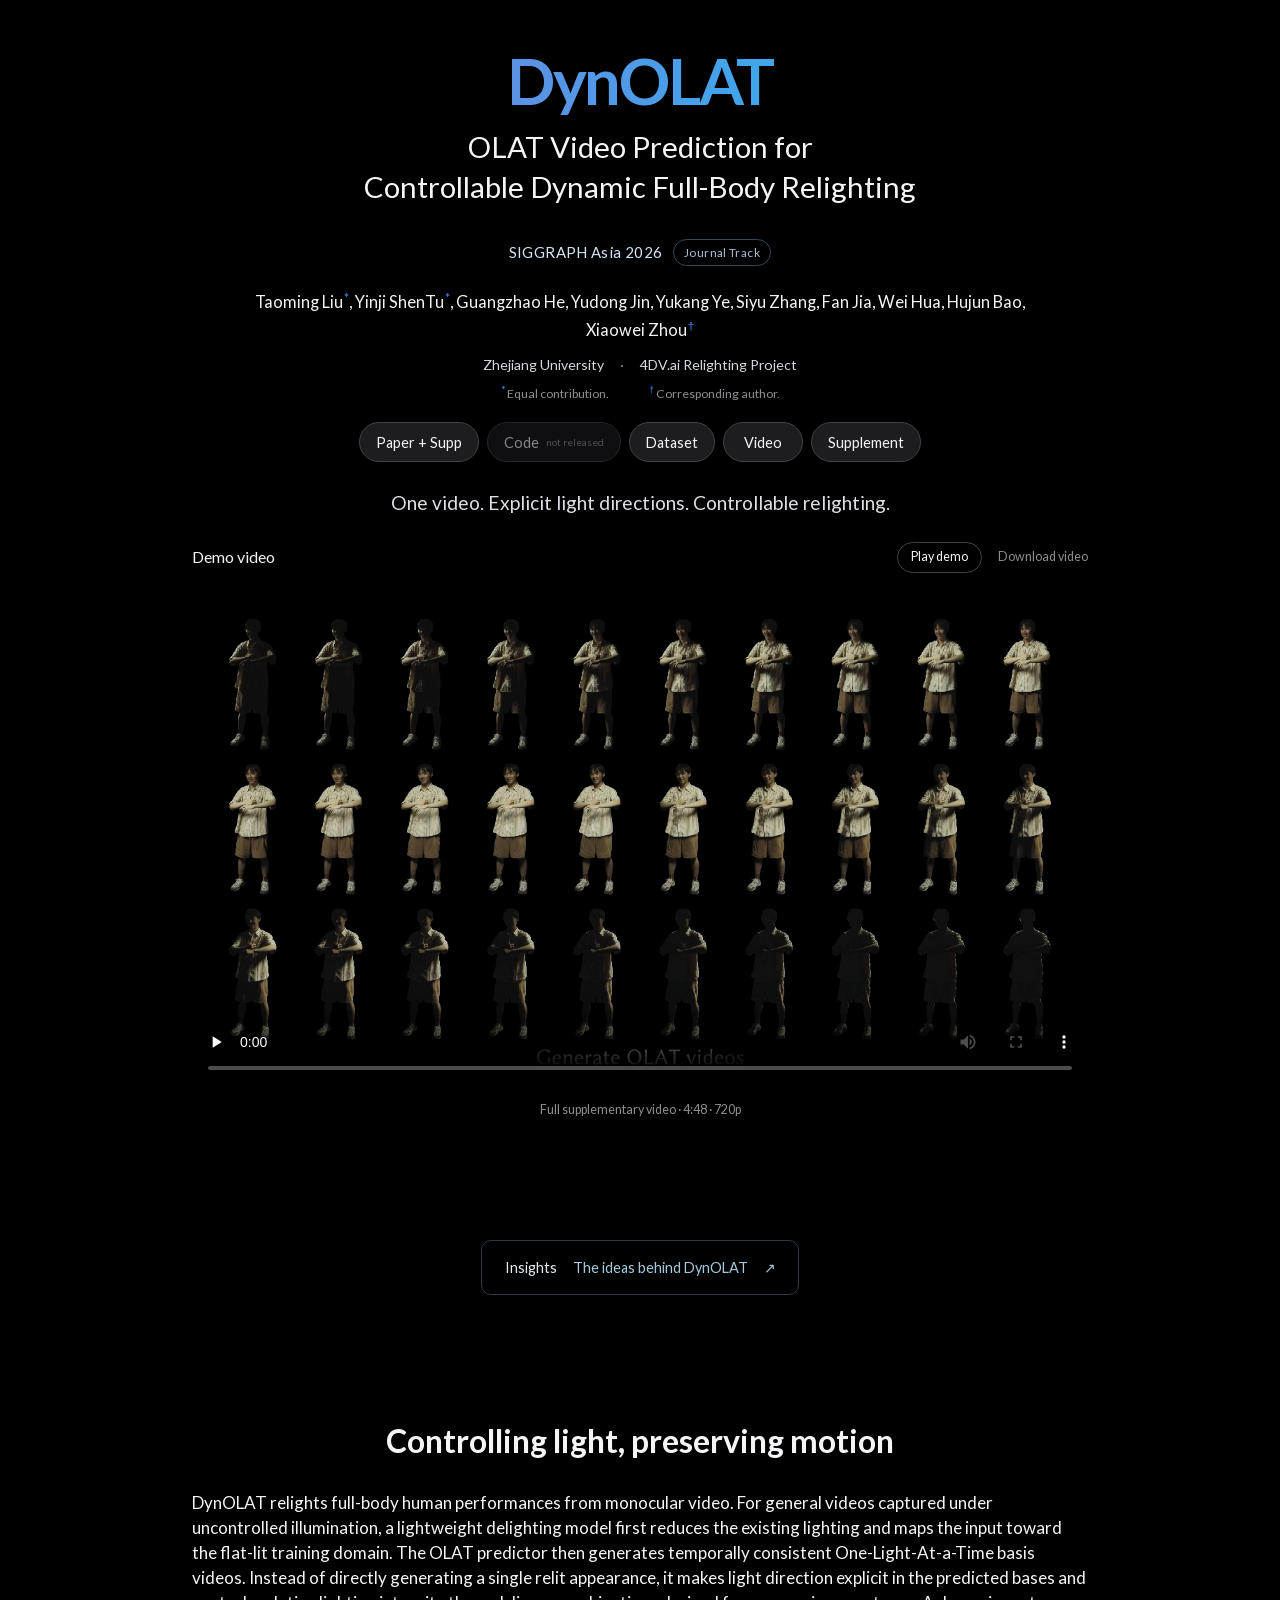
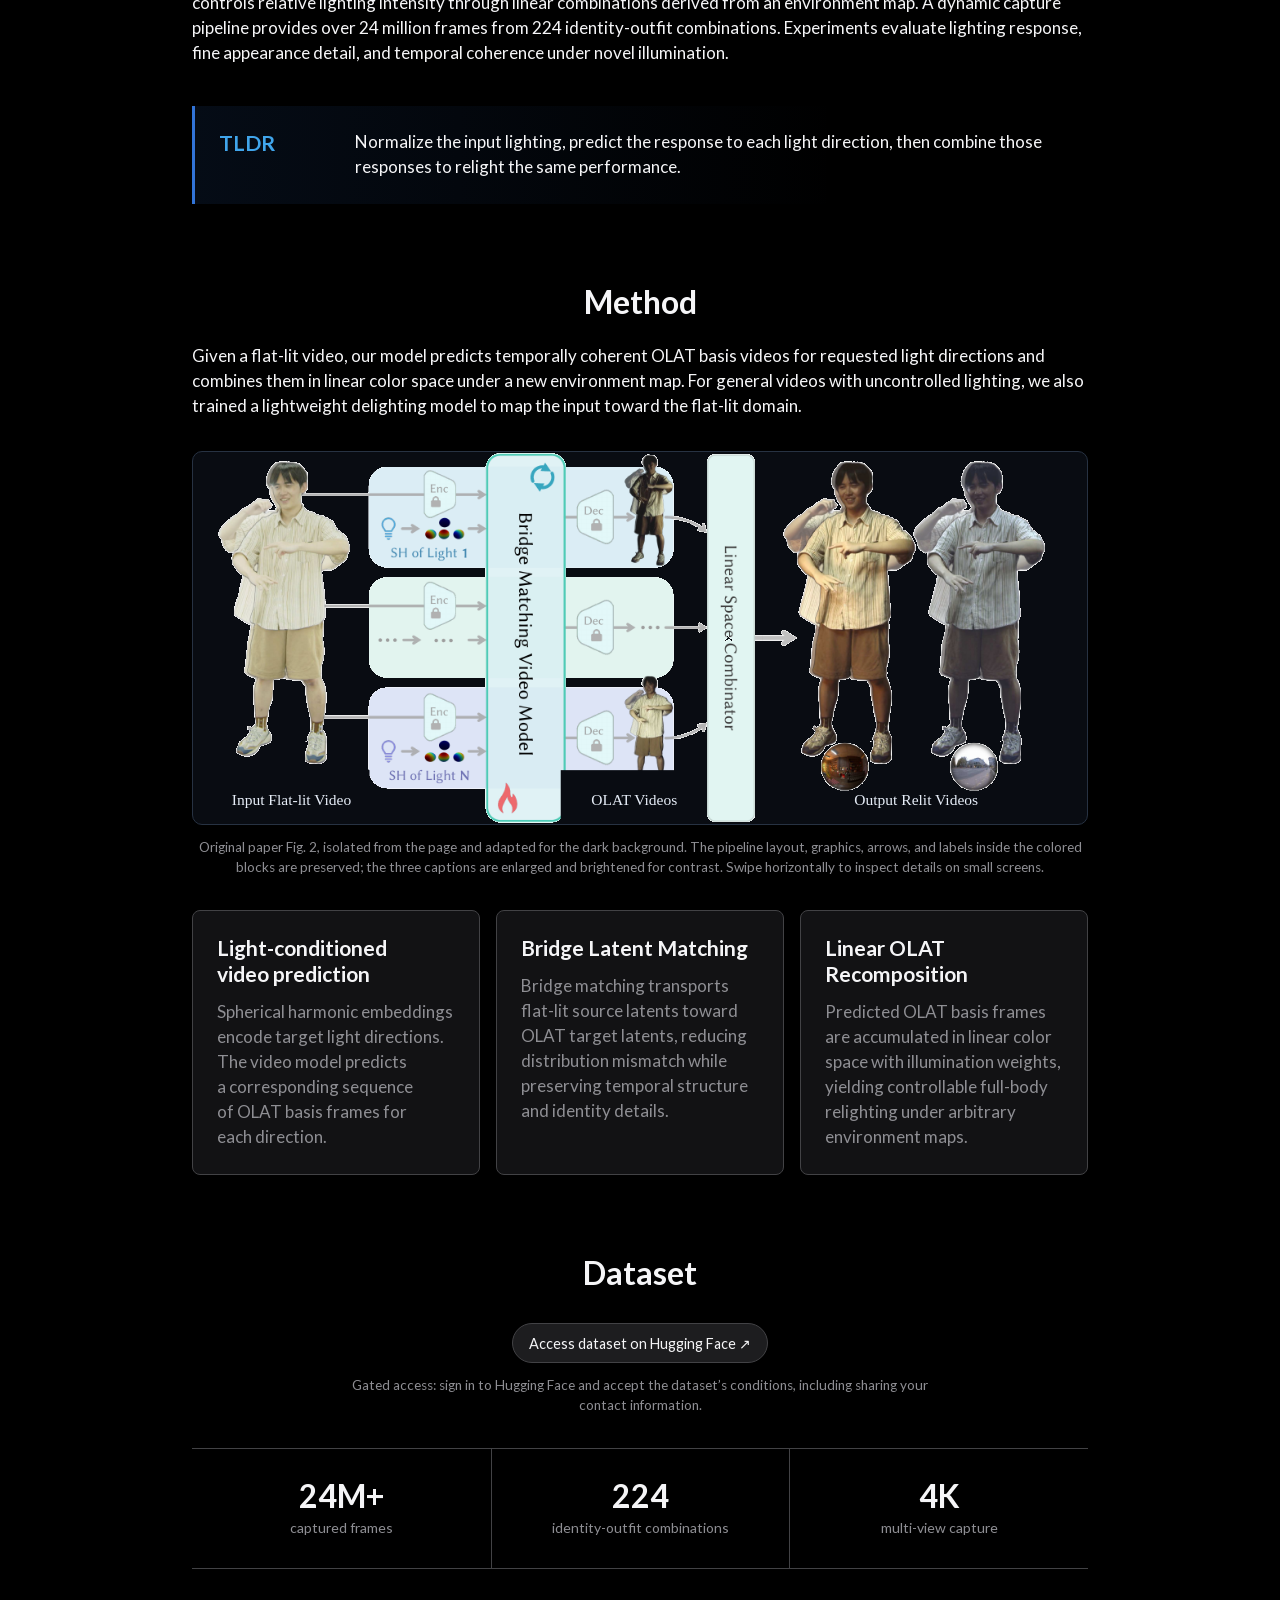
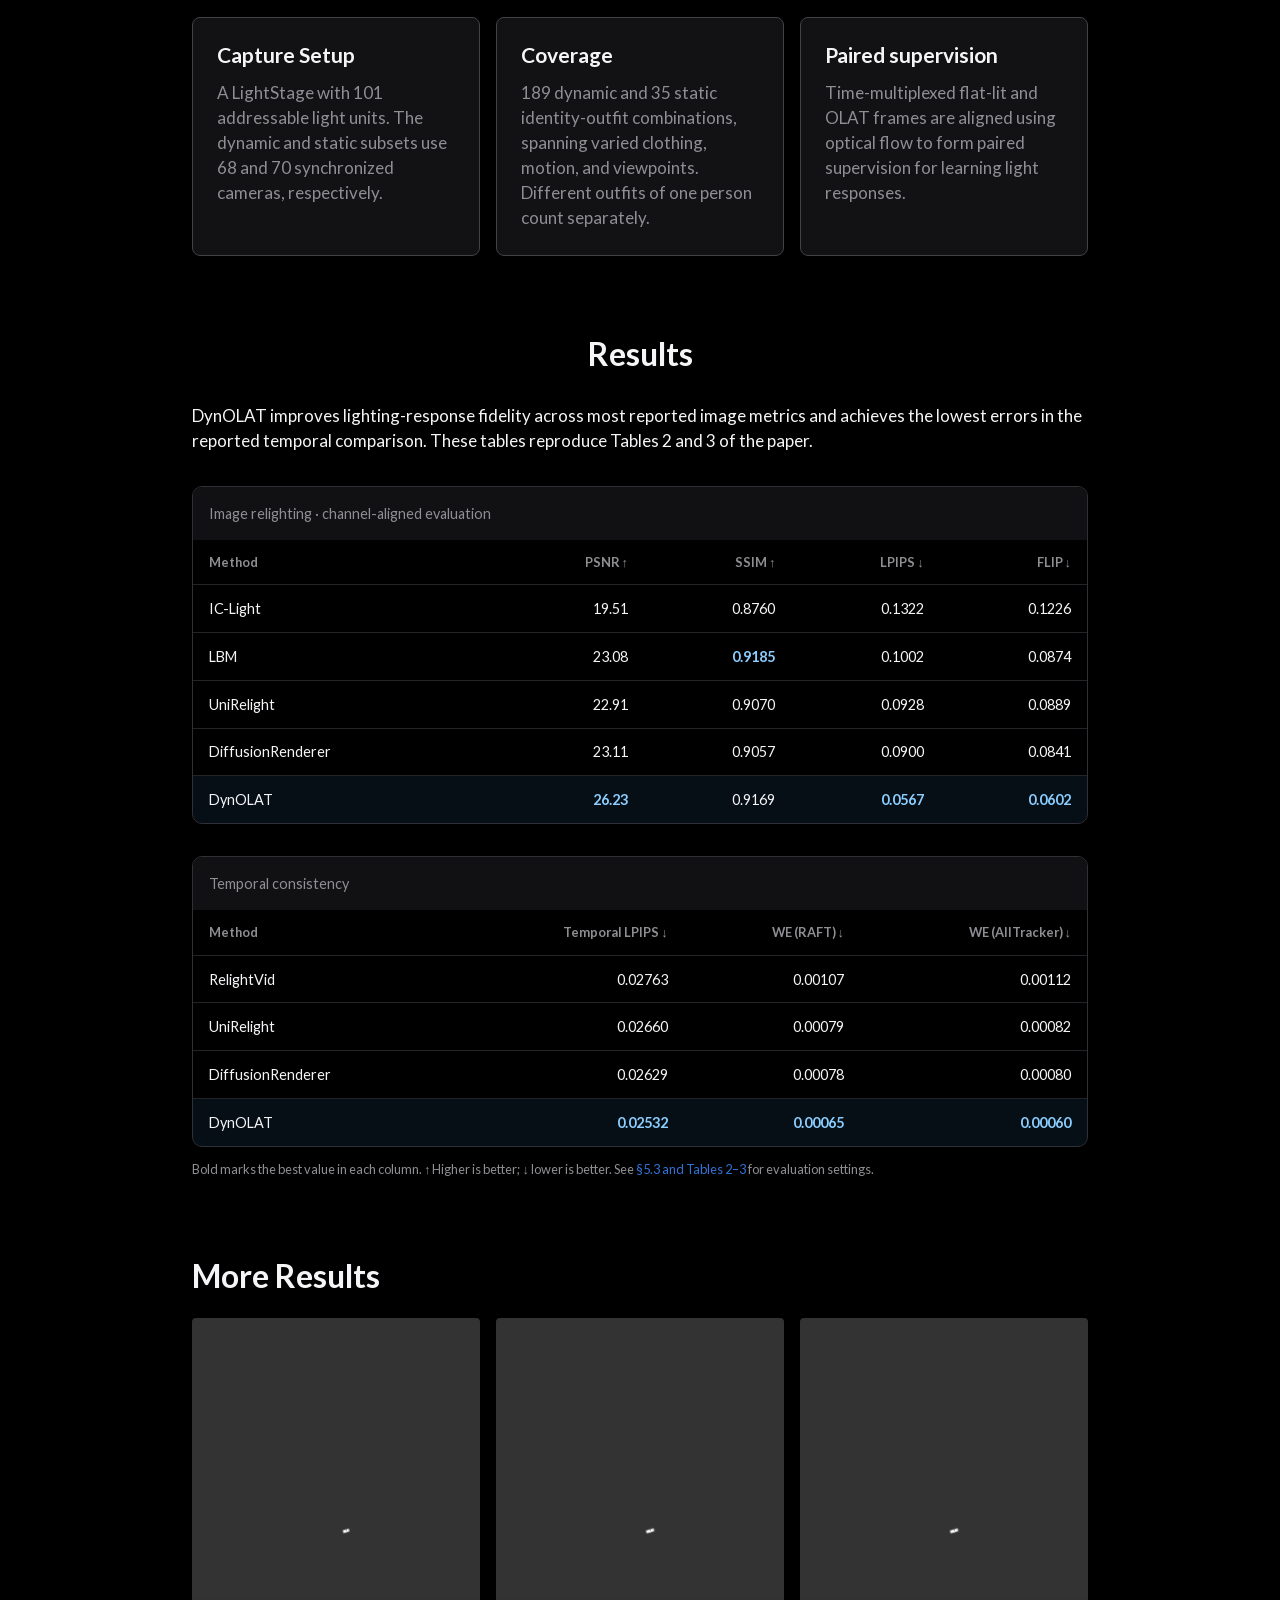
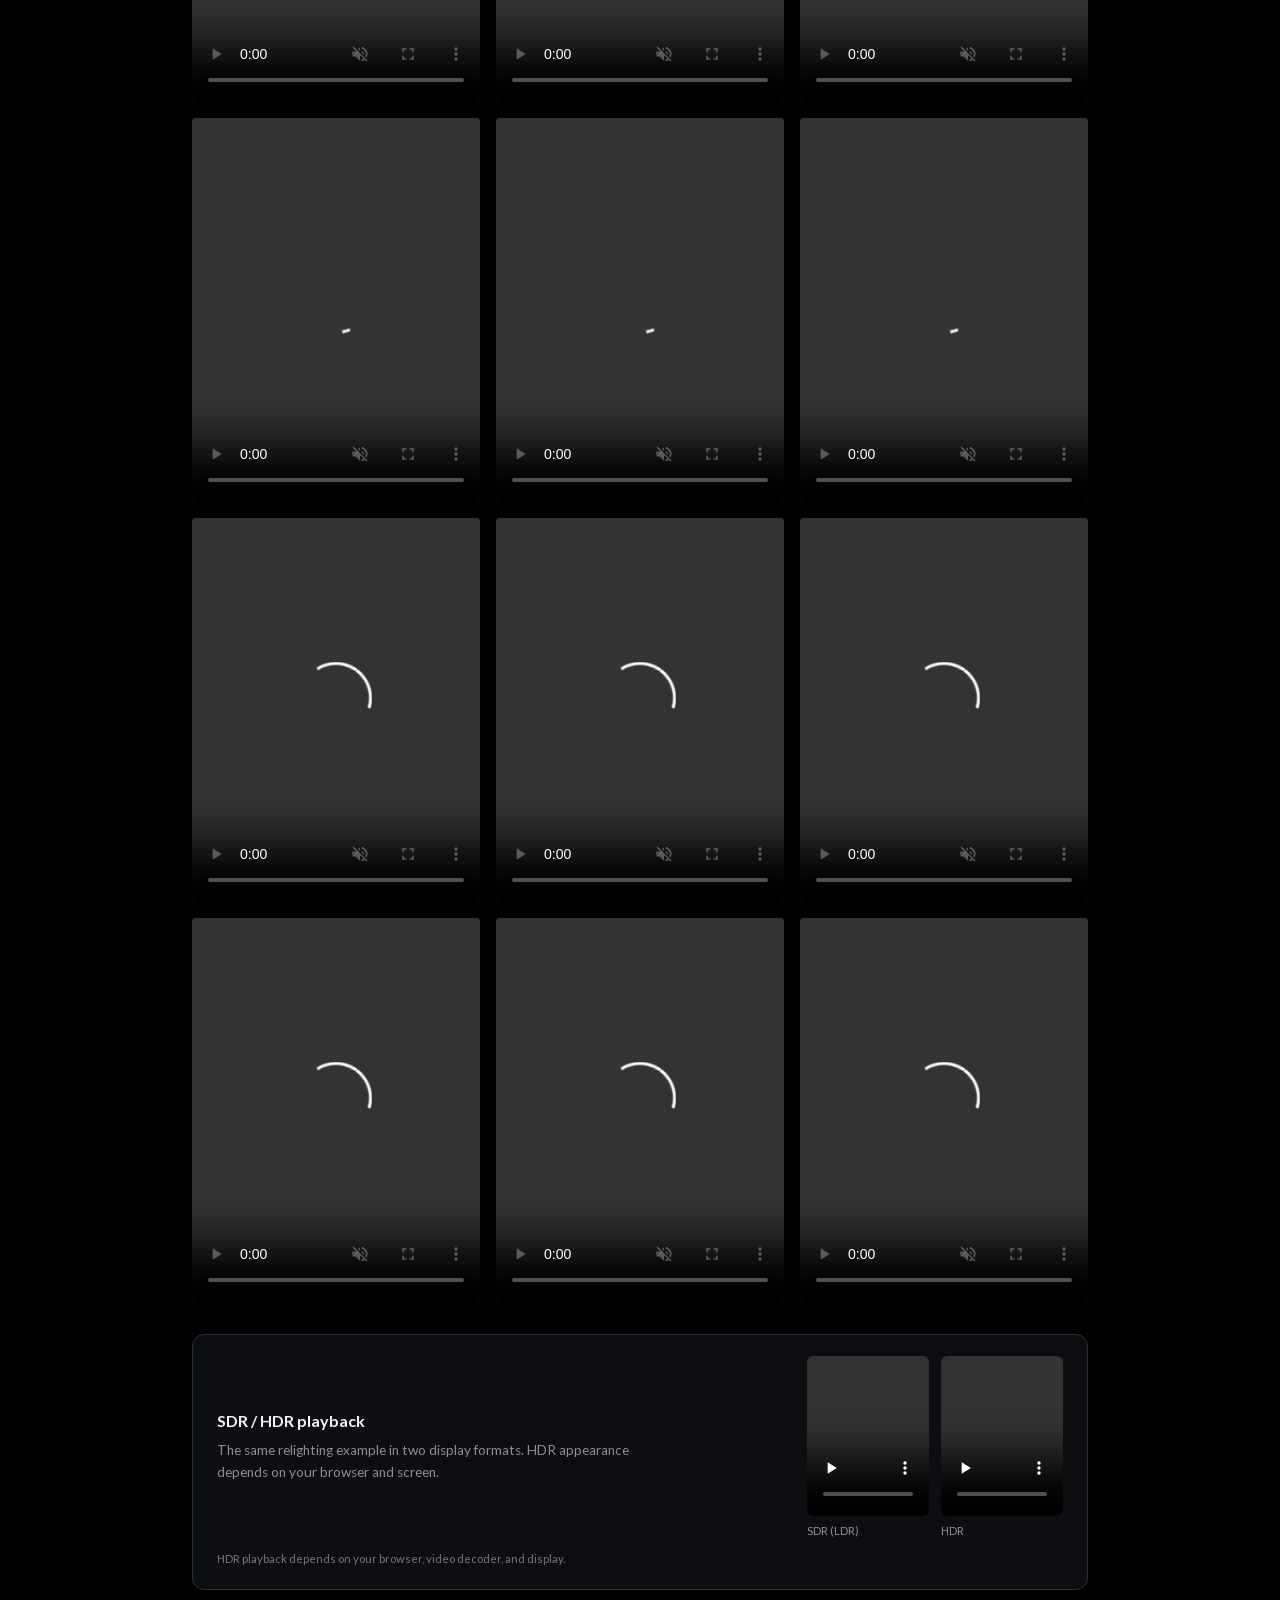
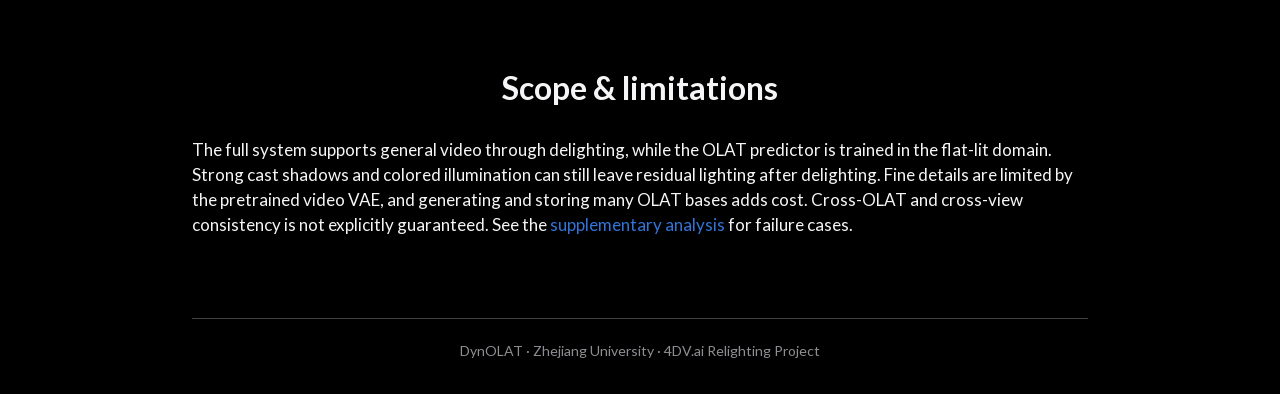
<file: index.html>
<!doctype html>
<html lang="en">
<head>
  <meta charset="utf-8">
  <meta name="viewport" content="width=device-width, initial-scale=1, viewport-fit=cover">
  <meta name="description" content="DynOLAT predicts temporally consistent full-body OLAT basis videos from monocular video, with a trained delighting model for general inputs under uncontrolled illumination.">
  <title>DynOLAT: OLAT Video Prediction for Controllable Dynamic Full-Body Relighting</title>
  <link rel="preload" href="assets/fonts/lato-latin-400-normal.woff2" as="font" type="font/woff2" crossorigin>
  <link rel="stylesheet" href="styles.css?v=20261031-1">
  <script src="script.js?v=20261102-1" defer></script>
</head>
<body>
  <header class="topbar" data-topbar>
    <div class="topbar__pill">
      <a class="topbar__brand" href="#home" aria-label="DynOLAT home">
        <span class="brand-mark" aria-hidden="true"></span>
        <span class="scroll-brand-left">DynOLAT</span>
      </a>
      <nav class="topbar__nav side-nav" aria-label="Section navigation">
        <a class="topbar__link nav-link active" href="#home">Home</a>
        <a class="topbar__link nav-link" href="#demo">Demo</a>
        <a class="topbar__link nav-link" href="project-source.html">Insights</a>
        <a class="topbar__link nav-link" href="#abstract">Overview</a>
        <a class="topbar__link nav-link" href="#method">Method</a>
        <a class="topbar__link nav-link" href="#dataset">Dataset</a>
        <a class="topbar__link nav-link" href="#experiment">Results</a>
      </nav>
    </div>
  </header>

  <main class="paper-page" id="top">
    <section class="hero section-block" id="home" data-topbar-trigger>
      <div class="container section-inner">
        <h1 class="hero__title">
          <span class="title hero__title-main" data-text="DynOLAT">DynOLAT<span class="hero__title-colon">:</span></span>
          <span class="full-title hero__title-sub" data-text="OLAT Video Prediction for Controllable Dynamic Full-Body Relighting">
            OLAT Video Prediction for<br class="hero__br--wide"> Controllable Dynamic Full-Body Relighting
          </span>
        </h1>

        <p class="publication-note">SIGGRAPH Asia 2026 <span class="publication-note__track">Journal Track</span></p>

        <p class="authors">
          Taoming Liu<sup>*</sup>, Yinji ShenTu<sup>*</sup>, Guangzhao He, Yudong Jin, Yukang Ye, Siyu Zhang, Fan Jia, Wei Hua, Hujun Bao, Xiaowei Zhou<sup>&dagger;</sup>
        </p>
        <p class="affiliations">Zhejiang University <span aria-hidden="true">·</span> 4DV.ai Relighting Project</p>
        <p class="author-note">
          <span><sup>*</sup> Equal contribution.</span>
          <span><sup>&dagger;</sup> Corresponding author.</span>
        </p>

        <div class="home-links actions" aria-label="Project links">
          <a class="home-link-btn button" href="assets/dynolat.pdf" target="_blank" rel="noopener" title="Complete paper, including supplementary material; 28 pages">Paper + Supp</a>
          <span class="home-link-btn button button--pending" aria-disabled="true" title="Code has not been released yet">Code <small>not released</small></span>
          <a class="home-link-btn button" href="https://huggingface.co/datasets/STLAND/ZJU_OLAT" target="_blank" rel="noopener">Dataset</a>
          <a class="home-link-btn button" href="#demo">Video</a>
          <a class="home-link-btn button" href="assets/dynolat.pdf#page=18" target="_blank" rel="noopener">Supplement</a>
        </div>
      </div>

      <div class="container hero-demo" id="demo">
        <p class="hero-tagline">One video. Explicit light directions. Controllable relighting.</p>
        <div class="preview-heading demo-heading">
          <h2>Demo video</h2>
          <div class="demo-actions">
            <button class="preview-toggle" type="button" data-demo-toggle>Play demo</button>
            <a href="assets/videos/dynolat-demo.mp4" download>Download video</a>
          </div>
        </div>
        <figure class="full-demo">
          <div class="media-frame media-frame--video">
            <video id="demo-video" class="demo-video" controls playsinline preload="none" poster="assets/videos/dynolat-demo-poster.jpg" aria-label="DynOLAT full supplementary demo video">
              <source src="assets/videos/dynolat-demo.mp4" type="video/mp4">
              Your browser does not support this video. <a href="assets/videos/dynolat-demo.mp4" download>Download the MP4</a>.
            </video>
          </div>
          <figcaption class="preview-caption">Full supplementary video · 4:48 · 720p</figcaption>
        </figure>
      </div>
    </section>

    <div class="source-entry container" id="project-source">
      <a href="project-source.html"><span>Insights</span> The ideas behind DynOLAT <span aria-hidden="true">↗</span></a>
    </div>

    <section class="section section-block" id="abstract">
      <div class="container section-inner">
        <div class="section__head">
          <h2 class="section-title">Controlling light, preserving motion</h2>
        </div>
        <p class="section-text prose">
          DynOLAT relights full-body human performances from monocular video. For general videos captured under uncontrolled illumination, a lightweight delighting model first reduces the existing lighting and maps the input toward the flat-lit training domain. The OLAT predictor then generates temporally consistent One-Light-At-a-Time basis videos. Instead of directly generating a single relit appearance, it makes light direction explicit in the predicted bases and controls relative lighting intensity through linear combinations derived from an environment map. A dynamic capture pipeline provides over 24 million frames from 224 identity-outfit combinations. Experiments evaluate lighting response, fine appearance detail, and temporal coherence under novel illumination.
        </p>
        <aside class="tldr-card callout">
          <h3 class="card-title">TLDR</h3>
          <p>Normalize the input lighting, predict the response to each light direction, then combine those responses to relight the same performance.</p>
        </aside>
      </div>
    </section>

    <section class="section section-block" id="method">
      <div class="container section-inner">
        <div class="section__head">
          <h2 class="section-title">Method</h2>
          <p class="section__lead section-text">
            Given a flat-lit video, our model predicts temporally coherent OLAT basis videos for requested light directions and combines them in linear color space under a new environment map. For general videos with uncontrolled lighting, we also trained a lightweight delighting model to map the input toward the flat-lit domain.
          </p>
        </div>
        <figure class="method-figure">
          <a href="assets/method-overview-paper-dark.svg?v=20261031-7" target="_blank" rel="noopener" aria-label="Open the method diagram at full size"><img src="assets/method-overview-paper-dark.svg?v=20261031-7" width="1480" height="617" loading="lazy" alt="Original paper Figure 2 adapted for a dark webpage: a flat-lit input video is encoded across target light directions, the bridge matching video model predicts OLAT basis videos, and linear recomposition under an environment map produces relit outputs."></a>
          <figcaption>Original paper Fig. 2, isolated from the page and adapted for the dark background. The pipeline layout, graphics, arrows, and labels inside the colored blocks are preserved; the three captions are enlarged and brightened for contrast. Swipe horizontally to inspect details on small screens.</figcaption>
        </figure>
        <ol class="method-list card-grid method-grid">
          <li class="info-card">
            <div><h3 class="card-title">Light-conditioned video prediction</h3><p>Spherical harmonic embeddings encode target light directions. The video model predicts a corresponding sequence of OLAT basis frames for each direction.</p></div>
          </li>
          <li class="info-card">
            <div><h3 class="card-title">Bridge Latent Matching</h3><p>Bridge matching transports flat-lit source latents toward OLAT target latents, reducing distribution mismatch while preserving temporal structure and identity details.</p></div>
          </li>
          <li class="info-card">
            <div><h3 class="card-title">Linear OLAT Recomposition</h3><p>Predicted OLAT basis frames are accumulated in linear color space with illumination weights, yielding controllable full-body relighting under arbitrary environment maps.</p></div>
          </li>
        </ol>
      </div>
    </section>

    <section class="section section-block" id="dataset">
      <div class="container section-inner">
        <div class="section__head">
          <h2 class="section-title">Dataset</h2>
        </div>
        <div class="dataset-access">
          <a class="button" href="https://huggingface.co/datasets/STLAND/ZJU_OLAT" target="_blank" rel="noopener">Access dataset on Hugging Face ↗</a>
          <p>Gated access: sign in to Hugging Face and accept the dataset’s conditions, including sharing your contact information.</p>
        </div>
        <div class="dataset-summary" aria-label="Dataset scale">
          <p><strong>24M+</strong><span>captured frames</span></p>
          <p><strong>224</strong><span>identity-outfit combinations</span></p>
          <p><strong>4K</strong><span>multi-view capture</span></p>
        </div>
        <div class="card-grid dataset-grid">
          <article class="info-card">
            <h3 class="card-title">Capture Setup</h3>
            <p>A LightStage with 101 addressable light units. The dynamic and static subsets use 68 and 70 synchronized cameras, respectively.</p>
          </article>
          <article class="info-card">
            <h3 class="card-title">Coverage</h3>
            <p>189 dynamic and 35 static identity-outfit combinations, spanning varied clothing, motion, and viewpoints. Different outfits of one person count separately.</p>
          </article>
          <article class="info-card">
            <h3 class="card-title">Paired supervision</h3>
            <p>Time-multiplexed flat-lit and OLAT frames are aligned using optical flow to form paired supervision for learning light responses.</p>
          </article>
        </div>
      </div>
    </section>

    <section class="section section-block" id="experiment">
      <div class="container section-inner">
        <div class="section__head">
          <h2 class="section-title">Results</h2>
        </div>
        <p class="section-text prose">DynOLAT improves lighting-response fidelity across most reported image metrics and achieves the lowest errors in the reported temporal comparison. These tables reproduce Tables 2 and 3 of the paper.</p>
        <div class="results-table-wrap" tabindex="0" role="region" aria-label="Image relighting results; scroll horizontally on small screens">
          <table class="results-table">
            <caption>Image relighting · channel-aligned evaluation</caption>
            <thead><tr><th scope="col">Method</th><th scope="col">PSNR ↑</th><th scope="col">SSIM ↑</th><th scope="col">LPIPS ↓</th><th scope="col">FLIP ↓</th></tr></thead>
            <tbody>
              <tr><th scope="row">IC-Light</th><td>19.51</td><td>0.8760</td><td>0.1322</td><td>0.1226</td></tr>
              <tr><th scope="row">LBM</th><td>23.08</td><td><strong>0.9185</strong></td><td>0.1002</td><td>0.0874</td></tr>
              <tr><th scope="row">UniRelight</th><td>22.91</td><td>0.9070</td><td>0.0928</td><td>0.0889</td></tr>
              <tr><th scope="row">DiffusionRenderer</th><td>23.11</td><td>0.9057</td><td>0.0900</td><td>0.0841</td></tr>
              <tr class="ours"><th scope="row">DynOLAT</th><td><strong>26.23</strong></td><td>0.9169</td><td><strong>0.0567</strong></td><td><strong>0.0602</strong></td></tr>
            </tbody>
          </table>
        </div>
        <div class="results-table-wrap" tabindex="0" role="region" aria-label="Temporal consistency results; scroll horizontally on small screens">
          <table class="results-table">
            <caption>Temporal consistency</caption>
            <thead><tr><th scope="col">Method</th><th scope="col">Temporal LPIPS ↓</th><th scope="col">WE (RAFT) ↓</th><th scope="col">WE (AllTracker) ↓</th></tr></thead>
            <tbody>
              <tr><th scope="row">RelightVid</th><td>0.02763</td><td>0.00107</td><td>0.00112</td></tr>
              <tr><th scope="row">UniRelight</th><td>0.02660</td><td>0.00079</td><td>0.00082</td></tr>
              <tr><th scope="row">DiffusionRenderer</th><td>0.02629</td><td>0.00078</td><td>0.00080</td></tr>
              <tr class="ours"><th scope="row">DynOLAT</th><td><strong>0.02532</strong></td><td><strong>0.00065</strong></td><td><strong>0.00060</strong></td></tr>
            </tbody>
          </table>
        </div>
        <p class="results-note">Bold marks the best value in each column. ↑ Higher is better; ↓ lower is better. See <a href="assets/dynolat.pdf#page=12" target="_blank" rel="noopener">§5.3 and Tables 2–3</a> for evaluation settings.</p>
      </div>
    </section>

    <section class="section section-block more-results" id="more-results">
      <div class="container section-inner">
        <div class="preview-heading short-preview-heading">
          <h2 class="section-title">More Results</h2>
        </div>
        <div class="case-grid jcam-grid" aria-label="Additional relighting videos">
          <figure class="jcam-card"><video controls playsinline muted loop preload="none" aria-label="Additional relighting video 1"><source src="assets/videos/jcam/JcamA.mp4" type="video/mp4"></video></figure>
          <figure class="jcam-card"><video controls playsinline muted loop preload="none" aria-label="Additional relighting video 2"><source src="assets/videos/jcam/JcamB.mp4" type="video/mp4"></video></figure>
          <figure class="jcam-card"><video controls playsinline muted loop preload="none" aria-label="Additional relighting video 3"><source src="assets/videos/jcam/JcamC.mp4" type="video/mp4"></video></figure>
          <figure class="jcam-card"><video controls playsinline muted loop preload="none" aria-label="Additional relighting video 4"><source src="assets/videos/jcam/JcamD.mp4" type="video/mp4"></video></figure>
          <figure class="jcam-card"><video controls playsinline muted loop preload="none" aria-label="Additional relighting video 5"><source src="assets/videos/jcam/JcamE.mp4" type="video/mp4"></video></figure>
          <figure class="jcam-card"><video controls playsinline muted loop preload="none" aria-label="Additional relighting video 6"><source src="assets/videos/jcam/JcamF.mp4" type="video/mp4"></video></figure>
          <figure class="jcam-card"><video controls playsinline muted loop preload="none" aria-label="Additional relighting video 7"><source src="assets/videos/jcam/JcamH.mp4" type="video/mp4"></video></figure>
          <figure class="jcam-card"><video controls playsinline muted loop preload="none" aria-label="Additional relighting video 8"><source src="assets/videos/jcam/JcamI.mp4" type="video/mp4"></video></figure>
          <figure class="jcam-card"><video controls playsinline muted loop preload="none" aria-label="Additional relighting video 9"><source src="assets/videos/jcam/JcamJ.mp4" type="video/mp4"></video></figure>
          <figure class="jcam-card"><video controls playsinline muted loop preload="none" aria-label="Additional relighting video 10"><source src="assets/videos/jcam/JcamK.mp4" type="video/mp4"></video></figure>
          <figure class="jcam-card"><video controls playsinline muted loop preload="none" aria-label="Additional relighting video 11"><source src="assets/videos/jcam/JcamL.mp4" type="video/mp4"></video></figure>
          <figure class="jcam-card"><video controls playsinline muted loop preload="none" aria-label="Additional relighting video 12"><source src="assets/videos/jcam/JcamM.mp4" type="video/mp4"></video></figure>
        </div>
        <aside class="playback-note" aria-labelledby="playback-title">
        <div class="playback-note__copy"><h3 class="playback-heading" id="playback-title">SDR / HDR playback</h3>
        <p class="section-text">The same relighting example in two display formats. HDR appearance depends on your browser and screen.</p></div>
        <div class="experiment-video-grid">
          <figure class="experiment-video-item">
            <div class="media-frame media-frame--video">
              <video class="experiment-video" aria-label="SDR relighting playback" controls preload="none" muted playsinline>
                <source src="assets/videos/shanghai-sdr.mp4" type="video/mp4">
              </video>
            </div>
            <figcaption class="video-caption">SDR (LDR)</figcaption>
          </figure>
          <figure class="experiment-video-item">
            <div class="media-frame media-frame--video">
              <video class="experiment-video hdr-video" aria-label="HDR relighting playback" controls preload="none" muted playsinline>
                <source src="assets/videos/shanghai-hdr.mp4" type="video/mp4">
              </video>
            </div>
            <figcaption class="video-caption">HDR</figcaption>
          </figure>
        </div>
        <p class="experiment-hdr-note" id="hdrSupportNote">HDR Playback: Detecting support...</p>
        </aside>
      </div>
    </section>

    <section class="section section-block" id="limitations">
      <div class="container section-inner">
        <div class="section__head"><h2 class="section-title">Scope &amp; limitations</h2></div>
        <p class="section-text prose">The full system supports general video through delighting, while the OLAT predictor is trained in the flat-lit domain. Strong cast shadows and colored illumination can still leave residual lighting after delighting. Fine details are limited by the pretrained video VAE, and generating and storing many OLAT bases adds cost. Cross-OLAT and cross-view consistency is not explicitly guaranteed. See the <a href="assets/dynolat.pdf#page=19" target="_blank" rel="noopener">supplementary analysis</a> for failure cases.</p>
      </div>
    </section>
  </main>

  <footer class="footer">
    <div class="container"><p>DynOLAT &middot; Zhejiang University &middot; 4DV.ai Relighting Project</p></div>
  </footer>
</body>
</html>
</file>
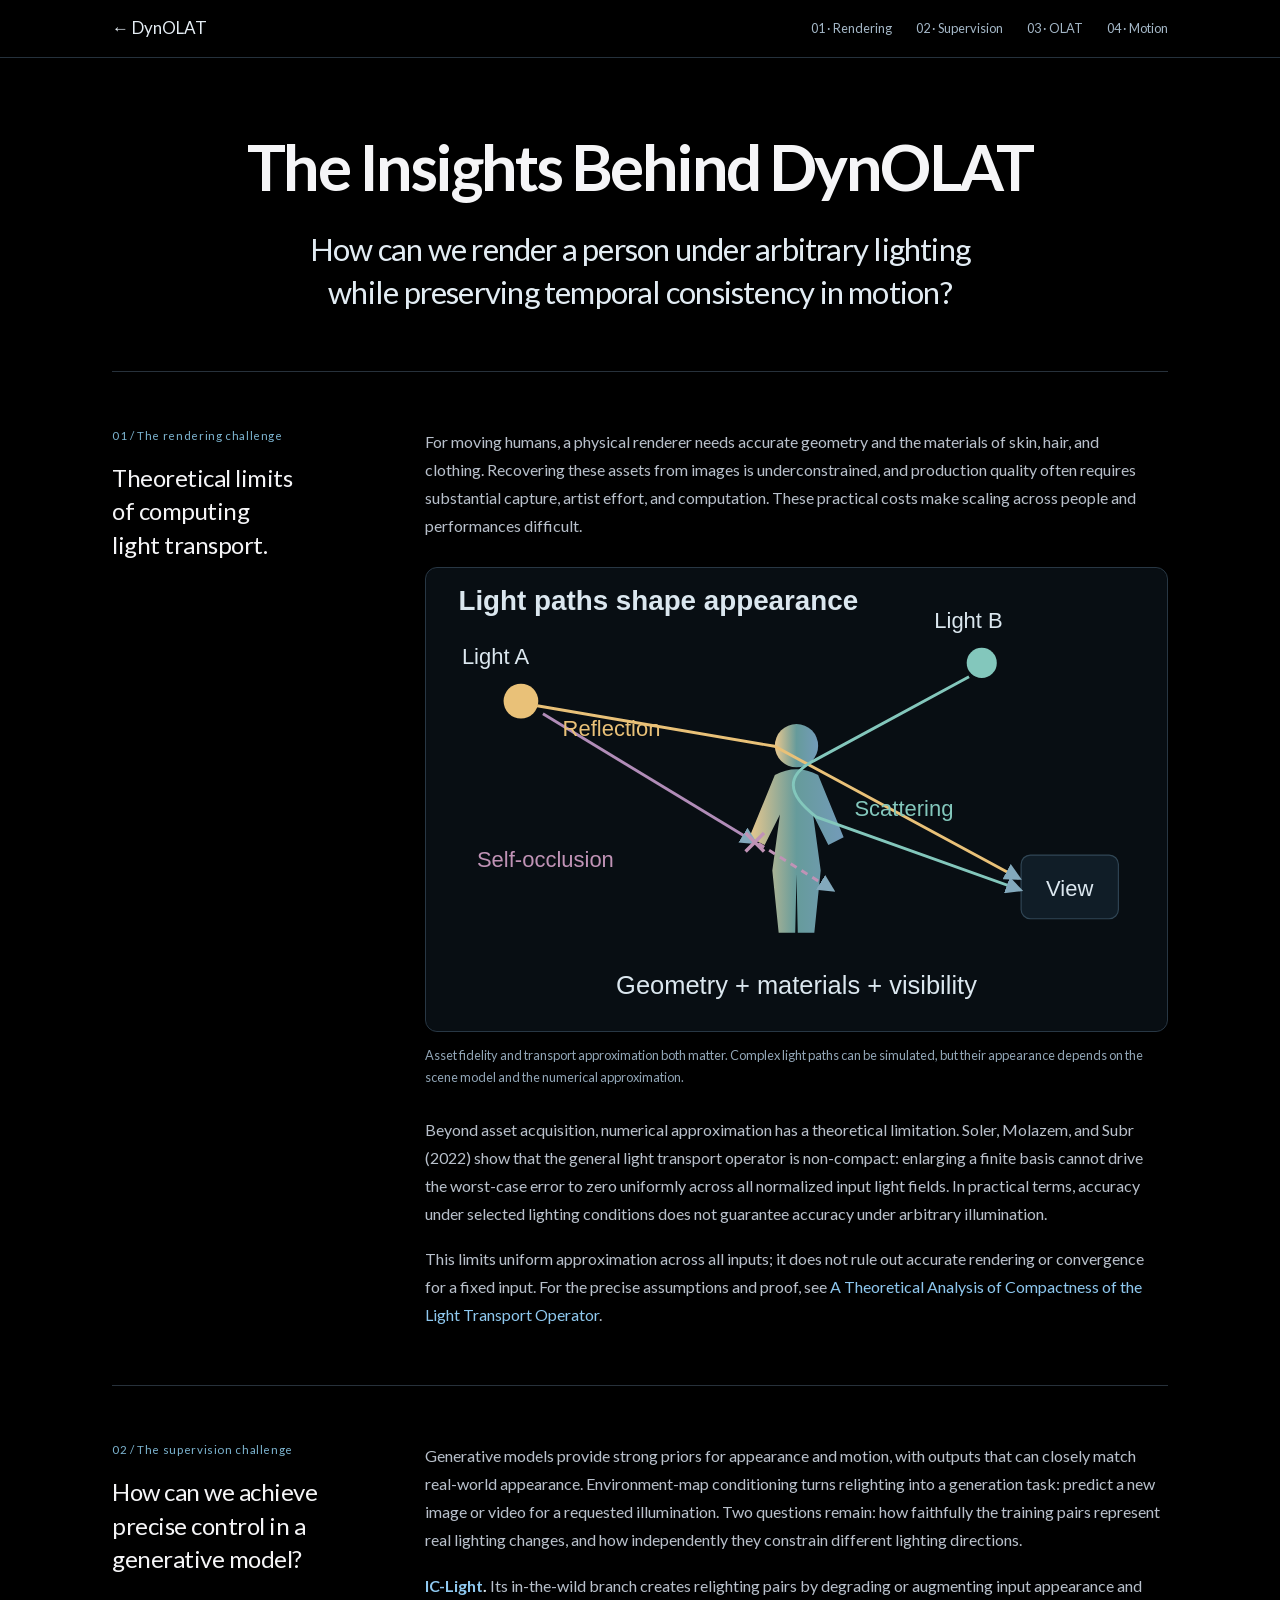
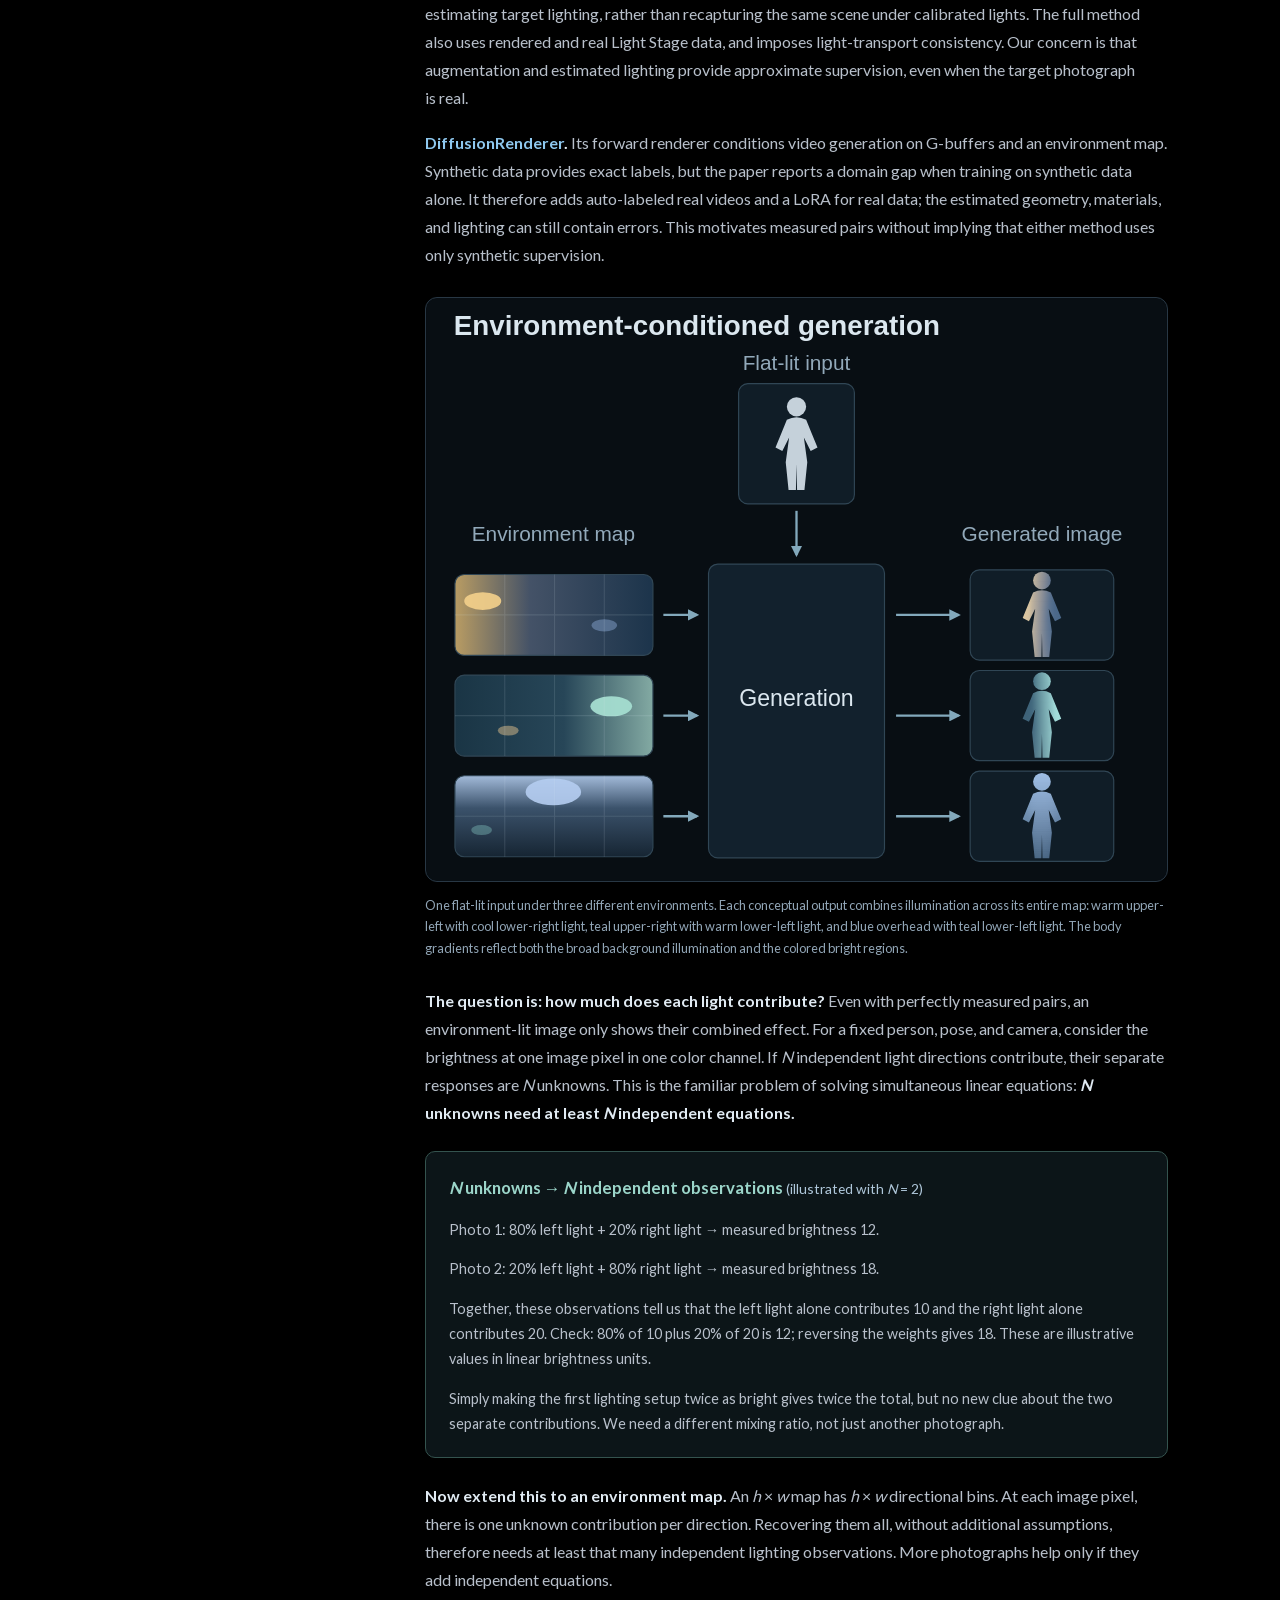
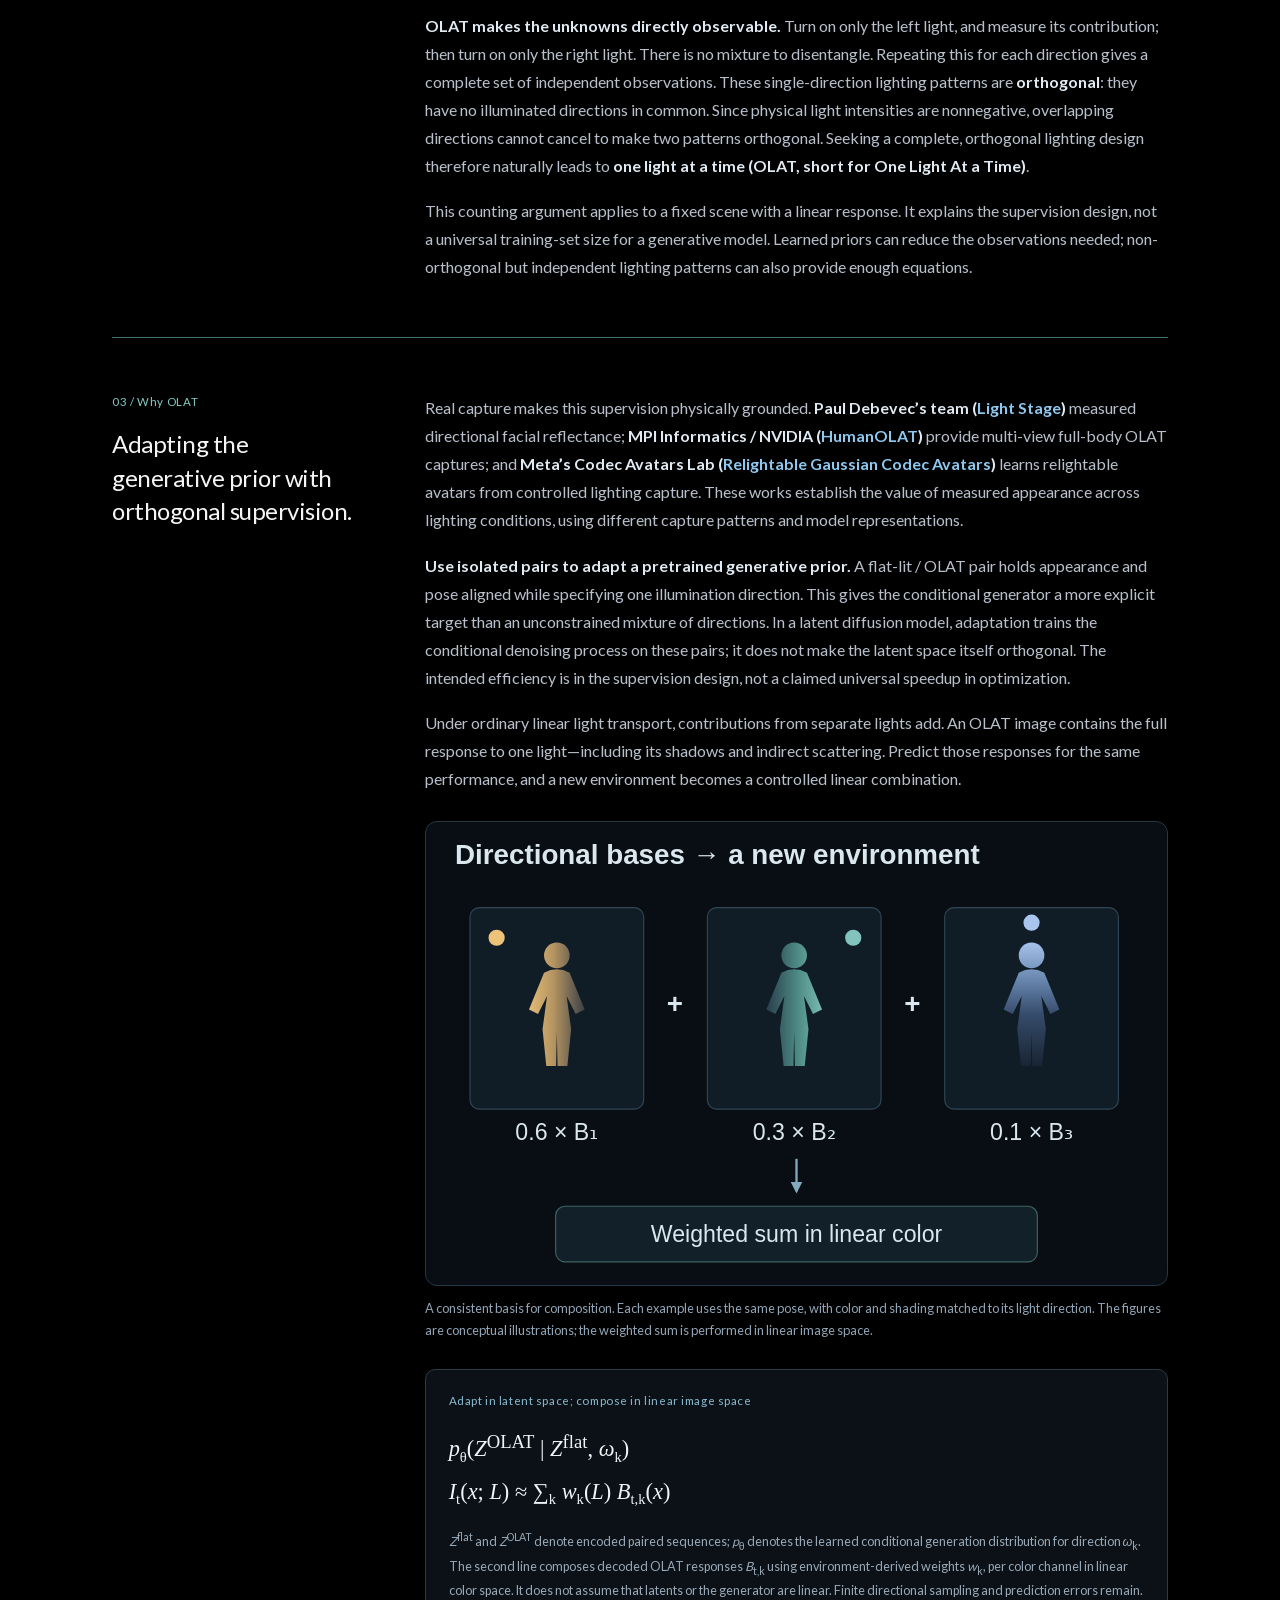
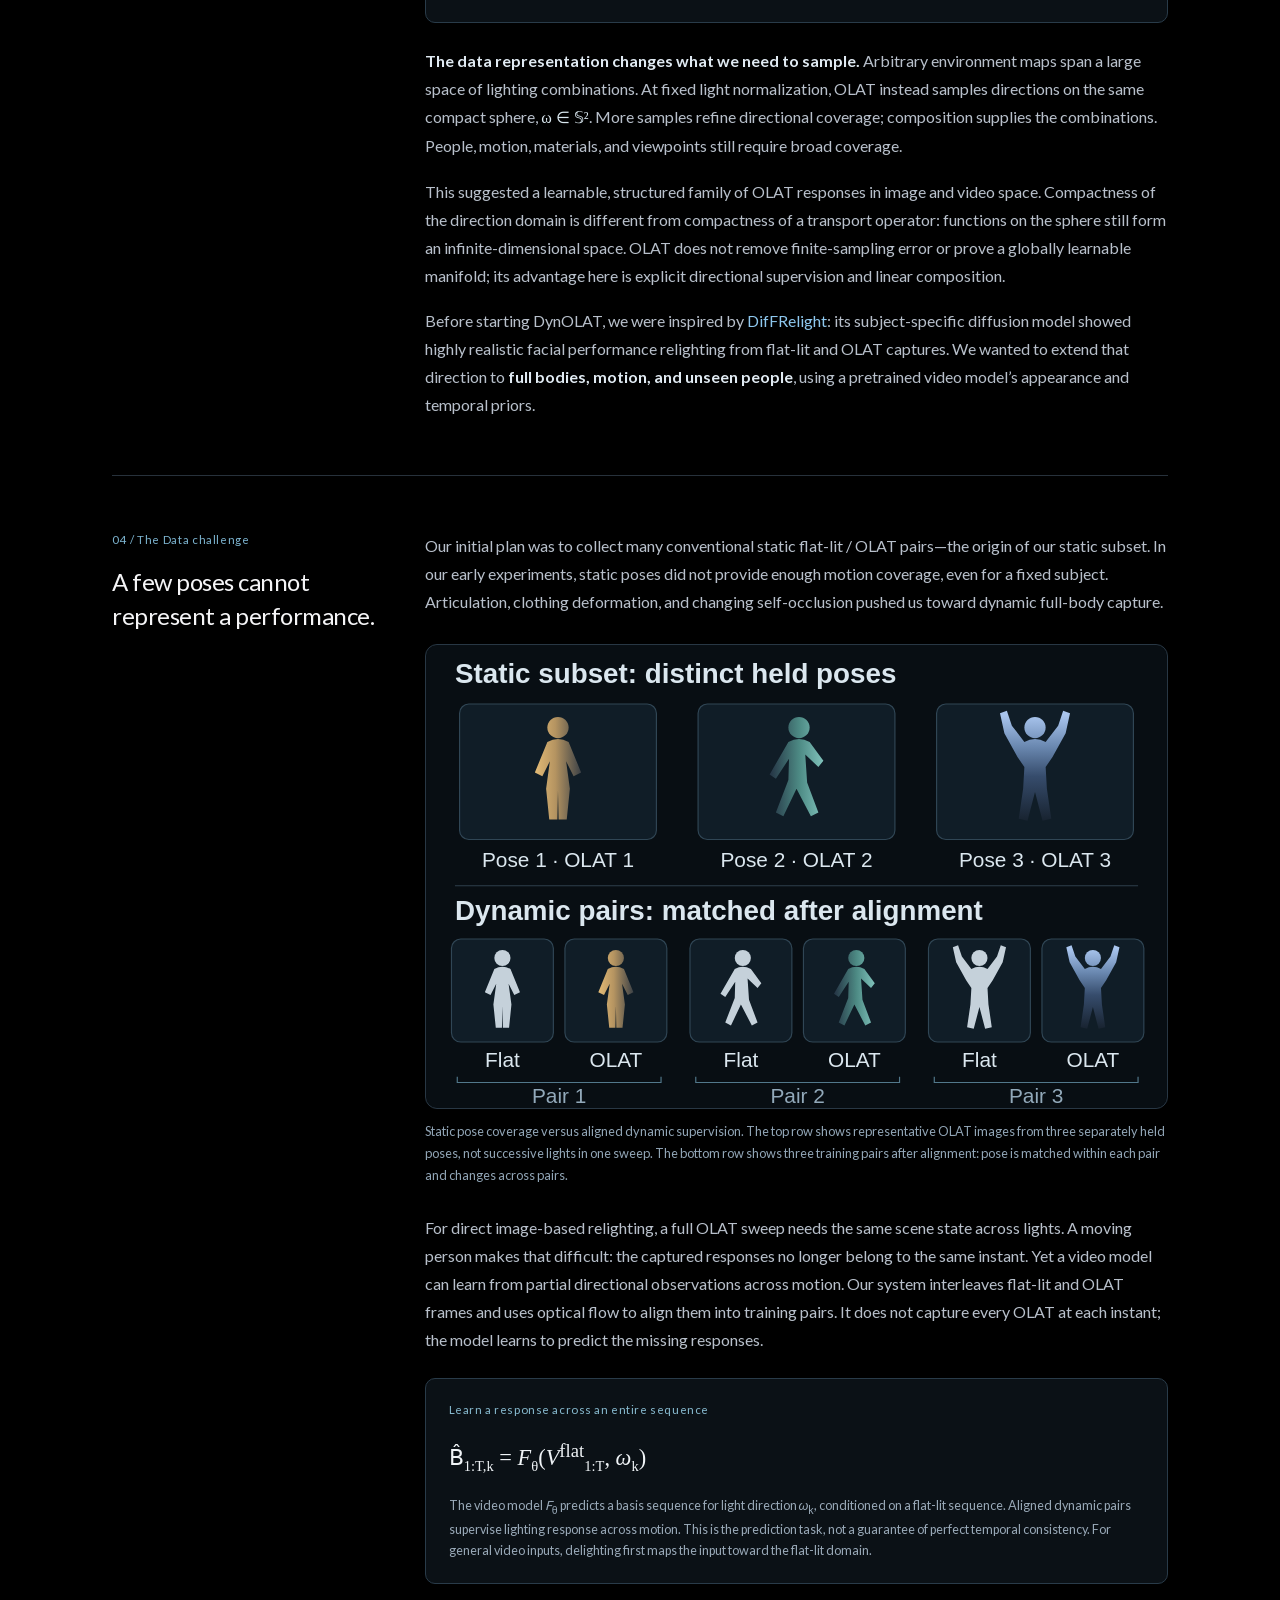
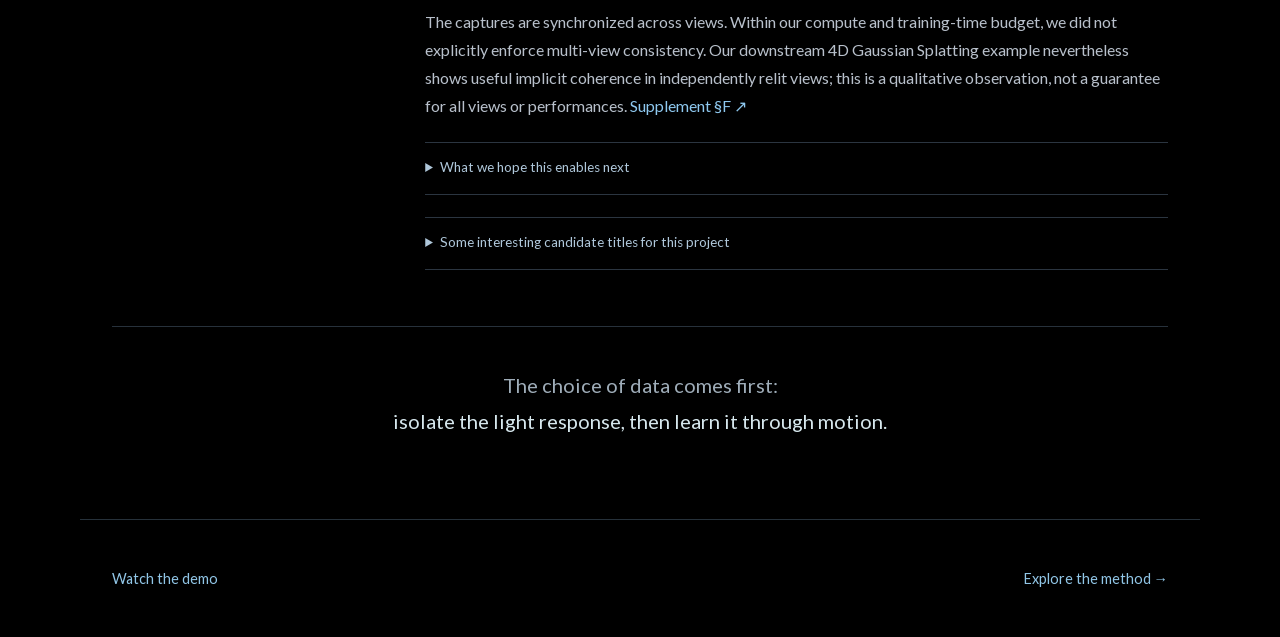
<file: project-source.html>
<!doctype html>
<html lang="en" class="story-document">
<head>
  <meta charset="utf-8">
  <meta name="viewport" content="width=device-width, initial-scale=1">
  <meta name="description" content="Why DynOLAT learns OLAT responses from dynamic human capture: light transport, supervision, and the path from static poses to motion.">
  <title>The Insights Behind DynOLAT</title>
  <link rel="stylesheet" href="styles.css?v=20261031-1">
  <link rel="stylesheet" href="project-source.css?v=20261020-3">
</head>
<body class="story-page">
  <a class="story-skip" href="#project-source">Skip to story</a>
  <header class="story-nav"><div><a class="story-home" href="index.html">← DynOLAT</a><nav aria-label="Story chapters"><a href="#rendering">01 · Rendering</a><a href="#supervision">02 · Supervision</a><a href="#olat">03 · OLAT</a><a href="#motion">04 · Motion</a></nav></div></header>
  <main>    <section class="section section-block project-source" id="project-source" aria-labelledby="project-source-title">
      <div class="container section-inner">
        <div class="section__head">
          <h1 class="section-title" id="project-source-title">The Insights Behind DynOLAT</h1>
          <p class="source-question">How can we render a person under arbitrary lighting<br class="source-wide-break"> while preserving temporal consistency in motion?</p>
        </div>

        <article id="rendering" class="source-chapter">
          <header><span class="source-index">01 / The rendering challenge</span><h2>Theoretical limits of computing light transport.</h2></header>
          <div class="source-body">
            <p>For moving humans, a physical renderer needs accurate geometry and the materials of skin, hair, and clothing. Recovering these assets from images is underconstrained, and production quality often requires substantial capture, artist effort, and computation. These practical costs make scaling across people and performances difficult.</p>
            <figure class="story-figure"><img src="assets/project-source/transport-paths.svg?v=20261020-3" width="640" height="400" loading="lazy" alt="Reflection, scattering, and self-occlusion depend on the person's geometry and materials, and all contribute to the rendered appearance."><figcaption>Asset fidelity and transport approximation both matter. Complex light paths can be simulated, but their appearance depends on the scene model and the numerical approximation.</figcaption></figure>
            <p>Beyond asset acquisition, numerical approximation has a theoretical limitation. Soler, Molazem, and Subr (2022) show that the general light transport operator is non-compact: enlarging a finite basis cannot drive the worst-case error to zero uniformly across all normalized input light fields. In practical terms, accuracy under selected lighting conditions does not guarantee accuracy under arbitrary illumination.</p>
            <p>This limits uniform approximation across all inputs; it does not rule out accurate rendering or convergence for a fixed input. For the precise assumptions and proof, see <a href="https://homepages.inf.ed.ac.uk/ksubr/Files/Papers/SIG22_Compactness.pdf">A Theoretical Analysis of Compactness of the Light Transport Operator</a>.</p>
          </div>
        </article>

        <article id="supervision" class="source-chapter">
          <header><span class="source-index">02 / The supervision challenge</span><h2>How can we achieve precise control in a generative model?</h2></header>
          <div class="source-body">
            <p>Generative models provide strong priors for appearance and motion, with outputs that can closely match real-world appearance. Environment-map conditioning turns relighting into a generation task: predict a new image or video for a requested illumination. Two questions remain: how faithfully the training pairs represent real lighting changes, and how independently they constrain different lighting directions.</p>
            <p><strong><a href="https://proceedings.iclr.cc/paper_files/paper/2025/file/1cce374fec7829c24a97ae0e91cd0999-Paper-Conference.pdf">IC-Light</a>.</strong> Its in-the-wild branch creates relighting pairs by degrading or augmenting input appearance and estimating target lighting, rather than recapturing the same scene under calibrated lights. The full method also uses rendered and real Light Stage data, and imposes light-transport consistency. Our concern is that augmentation and estimated lighting provide approximate supervision, even when the target photograph is real.</p>
            <p><strong><a href="https://arxiv.org/abs/2501.18590">DiffusionRenderer</a>.</strong> Its forward renderer conditions video generation on G-buffers and an environment map. Synthetic data provides exact labels, but the paper reports a domain gap when training on synthetic data alone. It therefore adds auto-labeled real videos and a LoRA for real data; the estimated geometry, materials, and lighting can still contain errors. This motivates measured pairs without implying that either method uses only synthetic supervision.</p>
            <figure class="story-figure"><img src="assets/project-source/mixed-supervision.svg?v=20261020-4" width="640" height="504" loading="lazy" alt="A shared flat-lit input feeds Generation. Three spatial environment maps retain distributed background illumination and colored bright regions in different positions. Each output combines their directions, colors, and strengths in a smooth body gradient."><figcaption>One flat-lit input under three different environments. Each conceptual output combines illumination across its entire map: warm upper-left with cool lower-right light, teal upper-right with warm lower-left light, and blue overhead with teal lower-left light. The body gradients reflect both the broad background illumination and the colored bright regions.</figcaption></figure>
            <p><strong>The question is: how much does each light contribute?</strong> Even with perfectly measured pairs, an environment-lit image only shows their combined effect. For a fixed person, pose, and camera, consider the brightness at one image pixel in one color channel. If <i>N</i> independent light directions contribute, their separate responses are <i>N</i> unknowns. This is the familiar problem of solving simultaneous linear equations: <strong><i>N</i> unknowns need at least <i>N</i> independent equations.</strong></p>
            <div class="source-example" role="group" aria-label="N lights and N unknown contributions, illustrated with two lights">
              <p class="source-example__title"><i>N</i> unknowns → <i>N</i> independent observations <span>(illustrated with <i>N</i> = 2)</span></p>
              <p>Photo 1: 80% left light + 20% right light → measured brightness 12.</p>
              <p>Photo 2: 20% left light + 80% right light → measured brightness 18.</p>
              <p>Together, these observations tell us that the left light alone contributes 10 and the right light alone contributes 20. Check: 80% of 10 plus 20% of 20 is 12; reversing the weights gives 18. These are illustrative values in linear brightness units.</p>
              <p>Simply making the first lighting setup twice as bright gives twice the total, but no new clue about the two separate contributions. We need a different mixing ratio, not just another photograph.</p>
            </div>
            <p><strong>Now extend this to an environment map.</strong> An <i>h</i> × <i>w</i> map has <i>h</i> × <i>w</i> directional bins. At each image pixel, there is one unknown contribution per direction. Recovering them all, without additional assumptions, therefore needs at least that many independent lighting observations. More photographs help only if they add independent equations.</p>
            <p><strong>OLAT makes the unknowns directly observable.</strong> Turn on only the left light, and measure its contribution; then turn on only the right light. There is no mixture to disentangle. Repeating this for each direction gives a complete set of independent observations. These single-direction lighting patterns are <strong>orthogonal</strong>: they have no illuminated directions in common. Since physical light intensities are nonnegative, overlapping directions cannot cancel to make two patterns orthogonal. Seeking a complete, orthogonal lighting design therefore naturally leads to <strong>one light at a time (OLAT, short for One Light At a Time)</strong>.</p>
            <p>This counting argument applies to a fixed scene with a linear response. It explains the supervision design, not a universal training-set size for a generative model. Learned priors can reduce the observations needed; non-orthogonal but independent lighting patterns can also provide enough equations.</p>
          </div>
        </article>

        <article id="olat" class="source-chapter source-chapter--key">
          <header><span class="source-index">03 / Why OLAT</span><h2>Adapting the generative prior with orthogonal supervision.</h2></header>
          <div class="source-body">
            <p>Real capture makes this supervision physically grounded. <strong>Paul Debevec’s team (<a href="https://www.pauldebevec.com/Research/LS/debevec-siggraph2000-high.pdf">Light Stage</a>)</strong> measured directional facial reflectance; <strong>MPI Informatics / NVIDIA (<a href="https://arxiv.org/abs/2508.09137">HumanOLAT</a>)</strong> provide multi-view full-body OLAT captures; and <strong>Meta’s Codec Avatars Lab (<a href="https://arxiv.org/abs/2312.03704">Relightable Gaussian Codec Avatars</a>)</strong> learns relightable avatars from controlled lighting capture. These works establish the value of measured appearance across lighting conditions, using different capture patterns and model representations.</p>
            <p><strong>Use isolated pairs to adapt a pretrained generative prior.</strong> A flat-lit / OLAT pair holds appearance and pose aligned while specifying one illumination direction. This gives the conditional generator a more explicit target than an unconstrained mixture of directions. In a latent diffusion model, adaptation trains the conditional denoising process on these pairs; it does not make the latent space itself orthogonal. The intended efficiency is in the supervision design, not a claimed universal speedup in optimization.</p>
            <p>Under ordinary linear light transport, contributions from separate lights add. An OLAT image contains the full response to one light—including its shadows and indirect scattering. Predict those responses for the same performance, and a new environment becomes a controlled linear combination.</p>
            <figure class="story-figure"><img src="assets/project-source/olat-composition.svg?v=20261020-3" width="640" height="400" loading="lazy" alt="Three human figures show warm left lighting, teal right lighting, and blue top lighting through body gradients. The light colors and directions match the gradients."><figcaption>A consistent basis for composition. Each example uses the same pose, with color and shading matched to its light direction. The figures are conceptual illustrations; the weighted sum is performed in linear image space.</figcaption></figure>
            <div class="source-equation" role="group" aria-label="Conditional generative adaptation and linear OLAT composition">
              <p class="source-equation__label">Adapt in latent space; compose in linear image space</p>
              <p class="source-math"><i>p</i><sub>θ</sub>(<i>Z</i><sup>OLAT</sup> | <i>Z</i><sup>flat</sup>, <i>ω</i><sub>k</sub>)<br><i>I</i><sub>t</sub>(<i>x</i>; <i>L</i>) ≈ ∑<sub>k</sub> <i>w</i><sub>k</sub>(<i>L</i>) <i>B</i><sub>t,k</sub>(<i>x</i>)</p>
              <p class="source-equation__caption"><i>Z</i><sup>flat</sup> and <i>Z</i><sup>OLAT</sup> denote encoded paired sequences; <i>p</i><sub>θ</sub> denotes the learned conditional generation distribution for direction <i>ω</i><sub>k</sub>. The second line composes decoded OLAT responses <i>B</i><sub>t,k</sub> using environment-derived weights <i>w</i><sub>k</sub>, per color channel in linear color space. It does not assume that latents or the generator are linear. Finite directional sampling and prediction errors remain.</p>
            </div>
            <p><strong>The data representation changes what we need to sample.</strong> Arbitrary environment maps span a large space of lighting combinations. At fixed light normalization, OLAT instead samples directions on the same compact sphere, <span class="source-inline-math">ω ∈ 𝕊²</span>. More samples refine directional coverage; composition supplies the combinations. People, motion, materials, and viewpoints still require broad coverage.</p>
            <p>This suggested a learnable, structured family of OLAT responses in image and video space. Compactness of the direction domain is different from compactness of a transport operator: functions on the sphere still form an infinite-dimensional space. OLAT does not remove finite-sampling error or prove a globally learnable manifold; its advantage here is explicit directional supervision and linear composition.</p>
            <p>Before starting DynOLAT, we were inspired by <a href="https://arxiv.org/abs/2410.08188">DifFRelight</a>: its subject-specific diffusion model showed highly realistic facial performance relighting from flat-lit and OLAT captures. We wanted to extend that direction to <strong>full bodies, motion, and unseen people</strong>, using a pretrained video model’s appearance and temporal priors.</p>
          </div>
        </article>

        <article id="motion" class="source-chapter">
          <header><span class="source-index">04 / The Data challenge</span><h2>A few poses cannot represent a performance.</h2></header>
          <div class="source-body">
            <p>Our initial plan was to collect many conventional static flat-lit / OLAT pairs—the origin of our static subset. In our early experiments, static poses did not provide enough motion coverage, even for a fixed subject. Articulation, clothing deformation, and changing self-occlusion pushed us toward dynamic full-body capture.</p>
            <figure class="story-figure"><img src="assets/project-source/dynamic-pairs.svg?v=20261020-3" width="640" height="400" loading="lazy" alt="Three different static poses above three aligned dynamic pairs. Each pair contains a flat-lit and a directionally shaded OLAT image in the same pose, with the pose changing between pairs."><figcaption>Static pose coverage versus aligned dynamic supervision. The top row shows representative OLAT images from three separately held poses, not successive lights in one sweep. The bottom row shows three training pairs after alignment: pose is matched within each pair and changes across pairs.</figcaption></figure>
            <p>For direct image-based relighting, a full OLAT sweep needs the same scene state across lights. A moving person makes that difficult: the captured responses no longer belong to the same instant. Yet a video model can learn from partial directional observations across motion. Our system interleaves flat-lit and OLAT frames and uses optical flow to align them into training pairs. It does not capture every OLAT at each instant; the model learns to predict the missing responses.</p>
            <div class="source-equation" role="group" aria-label="Video conditioned OLAT prediction task">
              <p class="source-equation__label">Learn a response across an entire sequence</p>
              <p class="source-math">B̂<sub>1:T,k</sub> = <i>F</i><sub>θ</sub>(<i>V</i><sup>flat</sup><sub>1:T</sub>, <i>ω</i><sub>k</sub>)</p>
              <p class="source-equation__caption">The video model <i>F</i><sub>θ</sub> predicts a basis sequence for light direction <i>ω</i><sub>k</sub>, conditioned on a flat-lit sequence. Aligned dynamic pairs supervise lighting response across motion. This is the prediction task, not a guarantee of perfect temporal consistency. For general video inputs, delighting first maps the input toward the flat-lit domain.</p>
            </div>
            <p>The captures are synchronized across views. Within our compute and training-time budget, we did not explicitly enforce multi-view consistency. Our downstream 4D Gaussian Splatting example nevertheless shows useful implicit coherence in independently relit views; this is a qualitative observation, not a guarantee for all views or performances. <a href="assets/dynolat.pdf#page=20">Supplement §F ↗</a></p>
            <details class="source-detail">
              <summary>What we hope this enables next</summary>
              <div><p>We hope the data and learned OLAT responses support faster inference, distillation, and explicit multi-view training. One possibility is to compose OLAT predictions into environment-lit training pairs, then distill them into a model that takes an environment map directly. This could retain the benefits of structured supervision while reducing the cost of generating many basis videos. These are directions for future work.</p></div>
            </details>
            <details class="source-detail">
              <summary>Some interesting candidate titles for this project</summary>
              <div>
                <ol class="source-candidate-titles">
                  <li><strong>Neural Light Stage.</strong> A proposal-oriented name: in essence, we bake the capabilities of a Light Stage into a generative model through fine-tuning.</li>
                  <li><strong>LoongFlight (飞龙在天).</strong> “Learning OLat videO predictioN Generalizes dynamic Full-body reLIGHTing.” The capitalization highlights the name.</li>
                  <li><strong>MOONPHASE.</strong> “Modeling OLAT Video Prediction for Generalizable Full-body Avatar Sequential Relighting.” The name evokes the Moon under changing directions of sunlight—a natural analogy for OLAT observations.</li>
                </ol>
              </div>
            </details>
          </div>
        </article>
        <p class="source-takeaway">The choice of data comes first:<br><strong>isolate the light response, then learn it through motion.</strong></p>
      </div>
    </section></main>
  <footer class="story-footer"><a href="index.html#demo">Watch the demo</a><a href="index.html#method">Explore the method →</a></footer>
</body>
</html>
</file>
<file: styles.css>
@font-face {
  font-family: "Lato";
  font-style: normal;
  font-weight: 400;
  font-display: swap;
  src: url("assets/fonts/lato-latin-400-normal.woff2") format("woff2");
}

@font-face {
  font-family: "Lato";
  font-style: normal;
  font-weight: 700;
  font-display: swap;
  src: url("assets/fonts/lato-latin-700-normal.woff2") format("woff2");
}

:root {
  color-scheme: dark;
  --bg: #000000;
  --surface-deep: #121214;
  --surface: #1d1d1f;
  --surface-hover: #2a2a2d;
  --border: #424245;
  --border-strong: #55555a;
  --text: #f5f5f7;
  --text-muted: #8e8e93;
  --text-faint: #76767b;
  --link: #3274d8;
  --accent: #40a5eb;
  --accent-soft: #6e85df;
  --accent-teal: #52bbb1;
  --container: 60rem;
  --gutter: clamp(1.1rem, 4vw, 2rem);
  --section-gap: clamp(6rem, 10vw, 10rem);
  --radius-media: 16px;
  --radius: 8px;
  --radius-sm: 6px;
  --radius-pill: 999px;
  --ease: cubic-bezier(0.4, 0, 0.2, 1);
  --anchor-offset: 5.5rem;
  --step-small: 0.875rem;
  --step-body: 1.0625rem;
  --step-lead: 1.3125rem;
  --step-heading: 2rem;
  --step-display: 2.2rem;
}

*,
*::before,
*::after {
  box-sizing: border-box;
}

html {
  scroll-behavior: smooth;
  scroll-padding-top: var(--anchor-offset);
  -webkit-text-size-adjust: 100%;
}

body {
  min-width: 320px;
  margin: 0;
  overflow-x: hidden;
  background: var(--bg);
  color: var(--text);
  font-family: "Lato", ui-sans-serif, -apple-system, BlinkMacSystemFont, "Segoe UI", "PingFang SC", "Microsoft YaHei", sans-serif;
  font-size: var(--step-body);
  line-height: 1.47;
  letter-spacing: 0;
  -webkit-font-smoothing: antialiased;
  text-rendering: optimizeLegibility;
}

img,
video {
  display: block;
  max-width: 100%;
  height: auto;
  -webkit-user-drag: none;
  user-select: none;
}

a {
  color: var(--link);
  text-decoration: none;
}

a:hover {
  text-decoration: underline;
}

h1,
h2,
h3,
p,
figure {
  margin: 0;
}

h1,
h2,
h3 {
  font-weight: 700;
  letter-spacing: 0;
  text-wrap: balance;
}

h2 {
  font-size: var(--step-heading);
  line-height: 1.125;
}

h3 {
  font-size: var(--step-lead);
  line-height: 1.25;
}

p {
  text-wrap: pretty;
}

:focus-visible {
  outline: 2px solid var(--link);
  outline-offset: 3px;
  border-radius: 4px;
}

.container {
  width: 100%;
  max-width: var(--container);
  margin-inline: auto;
  padding-inline: var(--gutter);
}

.paper-page {
  width: 100%;
}

.topbar {
  position: fixed;
  inset: 0 0 auto;
  z-index: 50;
  display: flex;
  justify-content: center;
  padding: max(0.25rem, env(safe-area-inset-top, 0px)) var(--gutter) 0;
  pointer-events: none;
}

.topbar__pill {
  display: flex;
  align-items: center;
  justify-content: space-between;
  gap: 0.75rem;
  width: 100%;
  max-width: calc(var(--container) - var(--gutter) * 2);
  min-height: 3rem;
  padding: 0.35rem 0.5rem 0.35rem 0.9rem;
  border-radius: var(--radius-media);
  background: color-mix(in srgb, var(--bg) 65%, transparent);
  backdrop-filter: blur(20px) saturate(160%);
  -webkit-backdrop-filter: blur(20px) saturate(160%);
  box-shadow: 0 0 0 1px var(--border);
  opacity: 0;
  transform: translateY(calc(-100% - 1.5rem));
  transition: opacity 0.3s var(--ease), transform 0.3s var(--ease);
  pointer-events: none;
}

.topbar.is-pinned .topbar__pill {
  opacity: 1;
  transform: none;
  pointer-events: auto;
}

.topbar__brand {
  display: inline-flex;
  flex: none;
  align-items: center;
  gap: 0.55rem;
  color: var(--text);
  font-weight: 700;
}

.topbar__brand:hover {
  text-decoration: none;
}

.brand-mark {
  width: 1.15rem;
  height: 1.15rem;
  flex: none;
  border: 2px solid var(--accent);
  border-right-color: var(--accent-teal);
  border-radius: 50%;
  box-shadow: 0 0 0 3px rgb(64 165 235 / 12%);
}

.topbar__nav {
  display: flex;
  gap: 0.25rem;
  min-width: 0;
  margin-left: auto;
  overflow-x: auto;
  scrollbar-width: none;
}

.topbar__nav::-webkit-scrollbar {
  display: none;
}

.topbar__link {
  padding: 0.35rem 0.7rem;
  border-radius: var(--radius-pill);
  color: var(--text-faint);
  font-size: var(--step-small);
  white-space: nowrap;
  transition: color 0.2s var(--ease), background-color 0.2s var(--ease);
}

.topbar__link:hover {
  background: var(--surface-hover);
  color: var(--text);
  text-decoration: none;
}

.topbar__link.active {
  background: var(--surface);
  color: var(--text);
}

.hero {
  min-height: 100vh;
  padding-top: max(clamp(3rem, 8vw, 5.5rem), env(safe-area-inset-top, 0px));
  padding-bottom: var(--section-gap);
  text-align: center;
}

.hero .section-inner {
  display: flex;
  flex-direction: column;
  align-items: center;
}

.hero__title {
  display: flex;
  align-items: baseline;
  justify-content: center;
  gap: 0.32em;
  max-width: 56rem;
  margin-bottom: 1.75rem;
  font-size: var(--step-display);
  line-height: 1.1;
  text-align: left;
}

.hero__title-main {
  flex: none;
  background: linear-gradient(90deg, var(--accent-soft) 0%, var(--accent) 35%, var(--accent-teal) 60%, var(--accent) 100%);
  background-size: 200% 100%;
  background-clip: text;
  color: transparent;
  -webkit-background-clip: text;
  -webkit-text-fill-color: transparent;
  animation: gradient-drift 8s ease-in-out infinite alternate;
}

.hero__title-sub {
  color: var(--text);
  font-weight: 400;
}

@keyframes gradient-drift {
  from { background-position: 0% 50%; }
  to { background-position: 100% 50%; }
}

.authors {
  max-width: 52rem;
  color: var(--text);
  font-size: var(--step-lead);
  line-height: 1.55;
}

.authors sup,
.author-note sup {
  margin-left: 0.08em;
  color: var(--link);
  font-size: 0.72em;
  font-weight: 700;
}

.affiliations {
  margin-top: 0.75rem;
  color: var(--text);
  font-size: var(--step-lead);
}

.affiliations span {
  margin-inline: 0.4em;
  color: var(--text-faint);
}

.author-note {
  display: flex;
  flex-wrap: wrap;
  justify-content: center;
  gap: 0.25rem 2.5rem;
  margin-top: 0.45rem;
  color: var(--text-muted);
  font-size: var(--step-small);
}

.actions {
  display: flex;
  flex-wrap: wrap;
  justify-content: center;
  gap: 0.6rem;
  margin-top: 1.75rem;
}

.button {
  display: inline-flex;
  align-items: center;
  justify-content: center;
  min-width: 5rem;
  min-height: 2.7rem;
  padding: 0.6rem 1.15rem;
  border: 1px solid var(--border);
  border-radius: var(--radius-pill);
  background: var(--surface);
  color: var(--text);
  font-size: var(--step-body);
  line-height: 1.2;
  transition: background-color 0.2s var(--ease), border-color 0.2s var(--ease);
}

.button:hover {
  border-color: var(--border-strong);
  background: var(--surface-hover);
  text-decoration: none;
}

.hero__teaser {
  margin-top: clamp(3rem, 7vw, 5rem);
}

.media-frame {
  position: relative;
  overflow: hidden;
  width: 100%;
  border-radius: var(--radius-media);
  background: var(--surface-deep);
}

.hero__media {
  aspect-ratio: 1920 / 812;
}

.hero__media img,
.media-frame--video video {
  width: 100%;
  height: 100%;
  object-fit: cover;
}

.section {
  padding-block: var(--section-gap);
}

.hero + .section,
.section + .section {
  padding-top: 0;
}

.section__head {
  margin-bottom: clamp(2.5rem, 5vw, 4rem);
}

.section__head h2 {
  text-align: center;
}

.section__lead {
  margin-top: 1.5rem;
  color: var(--text);
  text-align: left;
}

.prose {
  color: var(--text);
}

.callout {
  display: grid;
  grid-template-columns: 7rem minmax(0, 1fr);
  gap: 1.5rem;
  align-items: start;
  margin-top: 2.5rem;
  padding: 1.5rem 0 1.5rem 1.5rem;
  border-left: 3px solid var(--link);
  background: linear-gradient(90deg, rgb(50 116 216 / 10%), transparent 72%);
}

.callout h3 {
  color: var(--accent);
}

.method-list {
  display: grid;
  grid-template-columns: 1fr 1fr;
  gap: 1px;
  margin: 0;
  padding: 1px;
  border-radius: var(--radius);
  background: var(--border);
  list-style: none;
}

.method-list .info-card {
  display: grid;
  grid-template-columns: 2.8rem minmax(0, 1fr);
  gap: 1rem;
  min-height: 13rem;
  padding: 1.75rem;
  background: var(--surface-deep);
}

.method-list .info-card:first-child {
  border-radius: var(--radius-sm) 0 0 0;
}

.method-list .info-card:nth-child(2) {
  border-radius: 0 var(--radius-sm) 0 0;
}

.method-list .info-card:nth-last-child(2) {
  border-radius: 0 0 0 var(--radius-sm);
}

.method-list .info-card:last-child {
  border-radius: 0 0 var(--radius-sm) 0;
}

.info-card h3 {
  margin-bottom: 0.8rem;
}

.info-card p {
  color: var(--text-muted);
}

.dataset-summary {
  display: grid;
  grid-template-columns: repeat(3, 1fr);
  margin-bottom: 3rem;
  border-block: 1px solid var(--border);
}

.dataset-summary p {
  display: flex;
  min-width: 0;
  flex-direction: column;
  align-items: center;
  gap: 0.25rem;
  padding: 1.8rem 1rem;
  text-align: center;
}

.dataset-summary p + p {
  border-left: 1px solid var(--border);
}

.dataset-summary strong {
  color: var(--text);
  font-size: var(--step-heading);
  line-height: 1.15;
}

.dataset-summary span {
  color: var(--text-muted);
  font-size: var(--step-small);
}

.dataset-grid {
  display: grid;
  grid-template-columns: repeat(3, 1fr);
  gap: 1rem;
}

.dataset-grid .info-card {
  min-height: 12rem;
  padding: 1.5rem;
  border: 1px solid var(--border);
  border-radius: var(--radius);
  background: var(--surface-deep);
}

.metric-grid {
  display: grid;
  grid-template-columns: repeat(3, 1fr);
  margin-bottom: 2.25rem;
  border-block: 1px solid var(--border);
}

.metric-card {
  display: grid;
  gap: 0.4rem;
  min-width: 0;
  padding: 1.5rem 1.25rem;
  text-align: center;
}

.metric-card + .metric-card {
  border-left: 1px solid var(--border);
}

.metric-name {
  color: var(--text-muted);
  font-size: var(--step-small);
}

.metric-value {
  color: var(--text);
  font-size: var(--step-lead);
  font-weight: 700;
}

.experiment-video-grid {
  display: grid;
  grid-template-columns: 1fr 1fr;
  gap: 1rem;
  margin-top: 2.5rem;
}

.media-frame--video {
  aspect-ratio: 16 / 9;
}

.video-caption {
  margin-top: 0.75rem;
  color: var(--text-muted);
  font-size: var(--step-small);
  text-align: left;
}

.experiment-hdr-note {
  margin-top: 0.75rem;
  color: var(--text-faint);
  font-size: var(--step-small);
  text-align: right;
}

.demo-section {
  padding-bottom: clamp(5rem, 8vw, 8rem);
}

.footer {
  padding-bottom: 2rem;
  color: var(--text-muted);
  font-size: var(--step-small);
  text-align: center;
}

.footer p {
  padding-top: 1.4rem;
  border-top: 1px solid var(--border);
}

video:fullscreen {
  object-fit: contain;
}

video:-webkit-full-screen {
  object-fit: contain;
}

@media (max-width: 52rem) {
  .hero__title {
    display: block;
    text-align: center;
  }

  .hero__title-main,
  .hero__title-sub {
    display: block;
  }

  .hero__title-sub {
    margin-top: 0.3rem;
    font-size: var(--step-lead);
    line-height: 1.3;
  }

  .hero__title-colon,
  .hero__br--wide {
    display: none;
  }

  .authors,
  .affiliations {
    font-size: var(--step-body);
  }

  .method-list,
  .dataset-grid {
    grid-template-columns: 1fr;
  }

  .method-list .info-card {
    min-height: 0;
    border-radius: 0;
  }

  .method-list .info-card:first-child {
    border-radius: var(--radius-sm) var(--radius-sm) 0 0;
  }

  .method-list .info-card:last-child {
    border-radius: 0 0 var(--radius-sm) var(--radius-sm);
  }
}

@media (max-width: 44rem) {
  :root {
    --section-gap: 5.5rem;
  }

  .topbar {
    display: none;
  }

  .hero {
    min-height: auto;
    padding-top: 2.5rem;
  }

  .hero__title {
    font-size: var(--step-heading);
  }

  .author-note {
    display: grid;
    gap: 0.2rem;
  }

  .button {
    min-width: 4.6rem;
    padding-inline: 0.9rem;
    font-size: var(--step-small);
  }

  .actions {
    max-width: 21rem;
  }

  .hero__media {
    border-radius: var(--radius);
  }

  .callout {
    grid-template-columns: 1fr;
    gap: 0.65rem;
    padding-left: 1rem;
  }

  .dataset-summary,
  .metric-grid {
    grid-template-columns: 1fr;
  }

  .dataset-summary p + p,
  .metric-card + .metric-card {
    border-top: 1px solid var(--border);
    border-left: 0;
  }

  .experiment-video-grid {
    grid-template-columns: 1fr;
    gap: 1.75rem;
  }

  .experiment-hdr-note {
    text-align: left;
  }
}

@media (max-width: 31.25rem) {
  .container {
    max-width: 24rem;
  }

  .authors,
  .affiliations,
  .author-note {
    overflow-wrap: anywhere;
  }
}

@media (prefers-reduced-motion: reduce) {
  html {
    scroll-behavior: auto;
  }

  *,
  *::before,
  *::after {
    animation-duration: 0.01ms !important;
    animation-iteration-count: 1 !important;
    transition-duration: 0.01ms !important;
  }
}

/* Release preview: compact opening, full-frame video, and paper-backed results. */
.hero { min-height: auto; padding-top: 2.8rem; padding-bottom: 5rem; }
.hero__title { margin-bottom: 1.2rem; font-size: clamp(1.7rem, 3vw, 2.2rem); }
.authors { font-size: 1.02rem; line-height: 1.65; }
.affiliations { display: flex; justify-content: center; flex-wrap: wrap; gap: .2rem 1rem; font-size: .88rem; margin-top: .65rem; }
.affiliations span { margin: 0; color: var(--text-muted); }
.author-note { font-size: .77rem; }
.actions { margin-top: 1.2rem; gap: .5rem; }
.button { min-height: 2.5rem; padding: .5rem 1rem; font-size: .9rem; }
.button--pending { opacity: .55; cursor: default; gap: .4rem; }
.button--pending small { font-size: .65rem; color: var(--text-muted); }
.hero-demo { margin-top: 1.7rem; scroll-margin-top: 4rem; }
.hero-tagline { font-size: clamp(1rem, 2vw, 1.2rem); color: #dedee4; margin-bottom: 1.5rem; }
.preview-heading { display: flex; justify-content: space-between; align-items: center; margin-bottom: .8rem; text-align: left; }
.preview-heading h2 { font-size: .85rem; font-weight: 400; color: var(--text-muted); }
.preview-toggle { border: 1px solid var(--border); border-radius: 999px; padding: .35rem .8rem; background: transparent; color: var(--text); font: inherit; font-size: .78rem; cursor: pointer; }
.preview-toggle:hover { background: var(--surface); }
.preview-caption { margin-top: .7rem; font-size: .78rem; color: var(--text-muted); }
.section__head { margin-bottom: 2rem; }
.section { padding-bottom: 5rem; }
.media-frame--video video { object-fit: contain; }
.experiment-video-grid { max-width: 42rem; margin-inline: auto; }
.experiment-video-grid .media-frame--video { aspect-ratio: 3 / 5; background: #000; }
.experiment-hdr-note { text-align: center; max-width: 42rem; margin-inline: auto; }
.playback-heading { text-align: center; margin: 3rem 0 .8rem; }
.playback-heading + p { color: var(--text-muted); text-align: center; font-size: .95rem; }
.results-table-wrap { overflow-x: auto; margin-top: 2rem; border: 1px solid #303036; border-radius: 10px; }
.results-table { width: 100%; border-collapse: collapse; font-size: .9rem; font-variant-numeric: tabular-nums; text-align: right; }
.results-table caption { padding: 1rem; text-align: left; color: var(--text-muted); background: #111114; }
.results-table th, .results-table td { padding: .8rem 1rem; border-bottom: 1px solid #242429; white-space: nowrap; }
.results-table th:first-child { text-align: left; }
.results-table tbody th { font-weight: 400; }
.results-table thead { color: var(--text-muted); font-size: .8rem; }
.results-table .ours { background: rgb(64 165 235 / 9%); }
.results-table strong { color: #8bceff; }
.results-table tbody tr:last-child > * { border-bottom: 0; }
.results-note { margin-top: .8rem; font-size: .8rem; color: var(--text-muted); }
.method-figure { margin-bottom: 2rem; }
.method-figure img { width: 100%; height: auto; border-radius: 10px; background: white; }
.method-figure figcaption { margin-top: .8rem; font-size: .85rem; color: var(--text-muted); text-align: center; }
@media (max-width: 44rem) {
  .hero { padding-top: 2rem; }
  .hero__title { margin-bottom: 1rem; }
  .hero__title-main { font-size: 2.1rem; }
  .hero__title-sub { font-size: 1.2rem; }
  .authors { font-size: .88rem; }
  .affiliations { font-size: .78rem; gap: .25rem .6rem; }
  .author-note { display: flex; gap: .25rem .8rem; }
  .hero-demo { margin-top: 1.4rem; }
  .hero-tagline { max-width: 22rem; margin-inline: auto; }
  .preview-heading h2 { font-size: .75rem; }
  .preview-caption { font-size: .7rem; }
  .experiment-video-grid { grid-template-columns: 1fr 1fr; gap: .5rem; }
  .results-table th, .results-table td { padding: .7rem .8rem; }
}

.dataset-access { display: grid; justify-items: center; gap: .8rem; margin-bottom: 2rem; text-align: center; }
.dataset-access p { max-width: 38rem; color: var(--text-muted); font-size: .85rem; }

.full-demo { margin-bottom: 2.5rem; }
.full-demo video { width: 100%; height: 100%; object-fit: contain; background: #000; }
.demo-actions { display: flex; align-items: center; gap: 1rem; }
.demo-actions a { font-size: .78rem; color: var(--text-muted); }
.demo-actions a:hover { color: var(--text); }
.demo-heading h2 { color: var(--text); font-size: 1rem; }
@media (max-width: 44rem) {
  .demo-actions { gap: .6rem; }
  .demo-actions a { font-size: .7rem; }
}

/* Centered release masthead and dark scientific overview. */
.hero__title { display: block; max-width: 61rem; margin-inline: auto; text-align: center; }
.hero__title-main { display: block; font-size: clamp(2.8rem, 5vw, 4rem); line-height: 1.12; letter-spacing: -.035em; margin-bottom: .65rem; }
.hero__title-colon { display: none; }
.hero__title-sub { display: block; font-size: clamp(1.15rem, 2.35vw, 1.85rem); line-height: 1.35; font-weight: 400; text-align: center; }
.authors { max-width: 53rem; margin-inline: auto; }
.affiliations { color: #d5d8df; }
.method-figure img { background: #090c12; border: 1px solid #273242; }
@media (max-width: 44rem) {
  .hero__title-main { font-size: 2.75rem; }
  .hero__title-sub { font-size: 1.15rem; }
  .hero__br--wide { display: none; }
}

/* Release narrative: demo first, project source next, extra results at the end. */
.publication-note { display: flex; justify-content: center; align-items: center; flex-wrap: wrap; gap: .45rem .65rem; margin: .8rem auto 1.35rem; color: #d2e6f5; font-size: .93rem; letter-spacing: .025em; }
.publication-note__track { border: 1px solid #344a5c; border-radius: 999px; padding: .25rem .65rem; font-size: .75rem; color: #a9bfd2; }
.hero .full-demo { margin-bottom: 0; }
.project-source .section__head { margin-bottom: 2.5rem; }
.more-results .short-preview-heading h2 { color: var(--text); font-size: var(--step-heading); font-weight: 600; }
.more-results .case-grid { display: grid; grid-template-columns: repeat(3, minmax(0, 1fr)); gap: 1rem; margin-top: 1.5rem; }
.jcam-card { min-width: 0; margin: 0; }
.jcam-card video { display: block; width: 100%; aspect-ratio: 3 / 4; border-radius: 4px; background: #000; object-fit: contain; }
.method-grid { grid-template-columns: repeat(3, minmax(0, 1fr)); gap: 1rem; padding: 0; border: 0; border-radius: 0; background: transparent; }
.method-list.method-grid .info-card { display: block; min-height: 12rem; padding: 1.5rem; border: 1px solid var(--border); border-radius: var(--radius); background: var(--surface-deep); }
.method-list.method-grid .info-card:first-child, .method-list.method-grid .info-card:nth-child(2), .method-list.method-grid .info-card:last-child { border-radius: var(--radius); }
.method-figure { overflow-x: auto; overscroll-behavior-inline: contain; }
.playback-note { display: grid; grid-template-columns: 1fr 16rem; gap: .75rem 2rem; align-items: center; margin-top: 2rem; padding: 1.3rem 1.5rem; border: 1px solid #2a3037; border-radius: 12px; background: #0c0e12; }
.playback-note .playback-heading { text-align: left; margin: 0 0 .55rem; font-size: 1rem; }
.playback-note .playback-heading + p { text-align: left; font-size: .85rem; line-height: 1.6; margin: 0; max-width: 27rem; }
.playback-note .experiment-video-grid { width: 100%; max-width: 16rem; gap: .7rem; margin: 0; grid-template-columns: 1fr 1fr; }
.playback-note .media-frame--video { height: 10rem; aspect-ratio: auto; border-radius: 6px; }
.playback-note .experiment-video { height: 100%; width: 100%; object-fit: contain; }
.playback-note .video-caption { font-size: .7rem; margin-top: .4rem; }
.playback-note .experiment-hdr-note { grid-column: 1 / -1; text-align: left; max-width: none; margin: 0; font-size: .7rem; line-height: 1.5; }
@media (max-width: 44rem) {
  .publication-note { font-size: .8rem; gap: .35rem .5rem; }
  .publication-note__track { font-size: .65rem; }
  .playback-note { grid-template-columns: 1fr; gap: 1rem; padding: 1rem; }
  .playback-note .experiment-video-grid { max-width: 13rem; }
  .playback-note .media-frame--video { height: 8rem; }
  .more-results .case-grid { grid-template-columns: repeat(2, minmax(0, 1fr)); gap: .75rem; }
  .method-grid { grid-template-columns: 1fr; }
  .method-list.method-grid .info-card, .method-list.method-grid .info-card:first-child, .method-list.method-grid .info-card:nth-child(2), .method-list.method-grid .info-card:last-child { min-height: 0; border-radius: var(--radius); }
  .method-figure > a { display: block; width: 940px; }
  .method-figure > a > img { width: 940px; max-width: none; }
}

@media (min-width: 44.01rem) and (max-width: 64rem) {
  .more-results .case-grid { grid-template-columns: repeat(3, minmax(0, 1fr)); }
}

@media (max-width: 52rem) {
  .method-grid { grid-template-columns: 1fr; }
}

/* Compact link to the standalone project story. */
.source-entry { text-align: center; margin-top: 2.5rem; }
.source-entry a { display: inline-flex; flex-wrap: wrap; justify-content: center; gap: .5rem 1rem; padding: 1rem 1.4rem; border: 1px solid #2b3b46; border-radius: 10px; color: #a6c9de; font-size: .9rem; }
.source-entry a > span:first-child { color: #e3ecf2; }
.source-entry a:hover { border-color: #77abc6; text-decoration: none; }
.source-entry a:focus-visible { outline: 2px solid #8ec8ef; outline-offset: 4px; }
</file>
<file: project-source.css>
/* Project origin: four steps from light transport to dynamic supervision. */
.source-question { text-align: center; max-width: 48rem; margin: 1.5rem auto 0; font-size: clamp(1.4rem, 2.8vw, 1.95rem); line-height: 1.4; color: #e2ecf3; letter-spacing: -.025em; }
.source-intro { text-align: center; max-width: 39rem; margin: 1.2rem auto 0; font-size: 1rem; line-height: 1.7; color: #a5afbc; }
.source-chapter { display: grid; grid-template-columns: minmax(0, 1fr) minmax(0, 2.5fr); gap: 2.5rem; padding: 2.7rem 0; border-top: 1px solid #27313b; }
.source-index { display: block; color: #7db5d1; font-size: .72rem; letter-spacing: .055em; margin-bottom: 1rem; }
.source-chapter header h2 { margin: 0; font-size: 1.35rem; line-height: 1.4; font-weight: 400; letter-spacing: -.02em; }
.source-body { min-width: 0; font-size: .97rem; line-height: 1.75; color: #b8c0cb; }
.source-body > p { margin: 0 0 1.1rem; }
.source-body > :last-child { margin-bottom: 0; }
.source-body strong { color: #e0eaf2; font-weight: 700; }
.source-body a { color: #8ec8ef; text-underline-offset: .2em; }
.source-equation { background: #0b1116; border: 1px solid #293b49; border-radius: 10px; padding: 1.3rem 1.4rem; margin: 1.5rem 0; }
.source-equation__label { margin: 0 0 .8rem; font-size: .72rem; letter-spacing: .05em; color: #89bcd1; }
.source-math { font-family: Georgia, 'Times New Roman', serif; font-size: clamp(1.05rem, 2vw, 1.4rem); color: #f0f4f7; margin: 0 0 .9rem; line-height: 1.9; }
.source-math sub { font-size: .65em; }
.source-equation__caption { font-size: .79rem; line-height: 1.7; color: #99a9b8; margin: 0; }
.source-inline-math { font-family: Georgia, 'Times New Roman', serif; white-space: nowrap; color: #d9e7ef; }
.source-contrast { display: grid; grid-template-columns: 1fr 1fr; gap: 1rem; margin: 1.5rem 0; }
.source-contrast > div { border-left: 2px solid #405362; padding: .1rem 0 .1rem 1rem; }
.source-contrast > div:last-child { border-color: #61b6ad; }
.source-contrast__label { font-size: .73rem; color: #8eb9cf; }
.source-contrast p { margin: .5rem 0 0; font-size: .9rem; line-height: 1.8; }
.source-detail { border-top: 1px solid #2b3540; border-bottom: 1px solid #2b3540; margin-top: 1.4rem; font-size: .85rem; }
.source-detail summary { cursor: pointer; padding: .9rem 0; color: #afc7da; line-height: 1.6; }
.source-detail summary:hover { color: #e4f2ff; }
.source-detail summary:focus-visible { outline: 2px solid #8ec8ef; outline-offset: 4px; }
.source-detail > div { padding: 0 0 .8rem; }
.source-detail p { margin: .3rem 0 .9rem; }
.source-chapter--key { border-top-color: #40716c; }
.source-chapter--key .source-index { color: #80ccc2; }
.source-capture-flow { display: grid; grid-template-columns: 1fr auto 1fr auto 1fr; gap: .75rem; align-items: center; margin: 1.5rem 0; padding: 1rem 0; }
.source-capture-flow div { min-width: 0; }
.source-capture-flow div > span { display: block; font-size: .7rem; color: #82b4cb; margin-bottom: .45rem; }
.source-capture-flow strong { font-size: .82rem; line-height: 1.65; font-weight: 400; display: block; }
.source-flow-arrow { color: #5e7f92; }
.source-takeaway { border-top: 1px solid #27313b; text-align: center; padding-top: 2.5rem; margin: 0; color: #9fadb9; font-size: clamp(1rem, 2vw, 1.25rem); line-height: 1.8; }
.source-takeaway strong { color: #d6e7ed; font-weight: 400; }
@media (max-width: 44rem) {
  .source-wide-break { display: none; }
  .source-question { font-size: 1.35rem; }
  .source-intro { font-size: .9rem; }
  .source-chapter { grid-template-columns: 1fr; gap: 1.1rem; padding: 2rem 0; }
  .source-chapter header h2 { font-size: 1.3rem; }
  .source-index { margin-bottom: .6rem; }
  .source-body { font-size: .9rem; }
  .source-equation { padding: 1rem; }
  .source-math { font-size: 1.06rem; }
  .source-contrast { gap: .7rem; }
  .source-contrast p { font-size: .8rem; }
  .source-capture-flow { gap: .4rem; }
  .source-capture-flow strong { font-size: .72rem; }
}

.story-page { --container: 70rem; }
.story-page .project-source { padding-top: 4.5rem; }
.story-page .section__head { margin-bottom: 3.5rem; }
.story-page .section-title { text-align: center; font-size: clamp(2.5rem, 6vw, 4rem); line-height: 1.15; letter-spacing: -.04em; }
.story-kicker { text-align: center; color: #82b9d2; font-size: .8rem; letter-spacing: .08em; margin: 0 0 1.1rem; }
.story-nav { position: sticky; top: 0; z-index: 10; background: rgba(0,0,0,.94); border-bottom: 1px solid #25313c; backdrop-filter: blur(16px); }
.story-nav > div { max-width: 70rem; margin: auto; padding: 1rem var(--gutter); display: flex; align-items: center; justify-content: space-between; gap: 1.5rem; }
.story-home { color: #e5edf4; white-space: nowrap; }
.story-nav nav { display: flex; flex-wrap: wrap; gap: .5rem 1.5rem; font-size: .8rem; }
.story-nav nav a { color: #a4b7c7; }
.story-page .source-chapter { scroll-margin-top: 1rem; grid-template-columns: minmax(0,1fr) minmax(0,2.8fr); gap: 3rem; padding: 3.5rem 0; }
.story-page .source-chapter header { align-self: start; position: sticky; top: 7rem; }
.story-page .source-chapter header h2 { font-size: 1.5rem; }
.story-figure { margin: 1.7rem 0; }
.story-figure img { width: 100%; height: auto; border: 1px solid #283744; border-radius: 12px; background: #080e13; }
.story-figure figcaption { margin-top: .8rem; font-size: .8rem; line-height: 1.7; color: #91a5b6; }
.story-page .source-body { font-size: 1rem; }
.story-footer { max-width: 70rem; padding: 3rem var(--gutter); margin: 0 auto; display: flex; justify-content: space-between; gap: 1rem; border-top: 1px solid #26313a; }
.story-footer a { color: #91c6e7; font-size: .9rem; }
.story-skip { position: fixed; top: -5rem; left: 1rem; z-index: 30; padding: .8rem 1rem; background: #152b3a; color: #fff; }
.story-skip:focus { top: .5rem; }
.story-page a:focus-visible { outline: 2px solid #89c1e1; outline-offset: 4px; }
@media (max-width: 52rem) {
  .story-nav > div { align-items: flex-start; gap: 1rem; }
  .story-nav nav { gap: .4rem 1rem; justify-content: flex-end; font-size: .72rem; }
  .story-home { font-size: .9rem; }
  .story-page .project-source { padding-top: 3rem; }
  .story-page .source-chapter { grid-template-columns: 1fr; gap: 1.3rem; padding: 2.5rem 0; scroll-margin-top: 1rem; }
  .story-page .source-chapter header { position: static; }
  .story-page .source-body { font-size: .95rem; }
  .story-page .source-math { font-size: 1.05rem; }
}

.story-document { scroll-behavior: auto; scroll-padding-top: 5rem; }
@media (max-width: 52rem) { .story-document { scroll-padding-top: 6rem; } }

#rendering .source-math { font-size: clamp(.94rem, 1.8vw, 1.25rem); }


.source-example { margin: 1.5rem 0; padding: 1.3rem 1.4rem; border: 1px solid #34534e; border-radius: 10px; background: #0c1518; }
.source-example p { margin: 0 0 .9rem; font-size: .9rem; line-height: 1.75; }
.source-example p:last-child { margin-bottom: 0; }
.source-example .source-example__title { color: #9bd5c9; font-size: 1.05rem; font-weight: 600; }
.source-example__title span { color: #afc7da; font-size: .82em; font-weight: 400; }
.source-candidate-titles { display: grid; gap: .75rem; margin: .4rem 0 .3rem; padding-left: 1.25rem; line-height: 1.75; }
.source-candidate-titles li::marker { color: #80ccc2; }
@media (max-width: 52rem) { .source-example { padding: 1rem; } }
</file>
